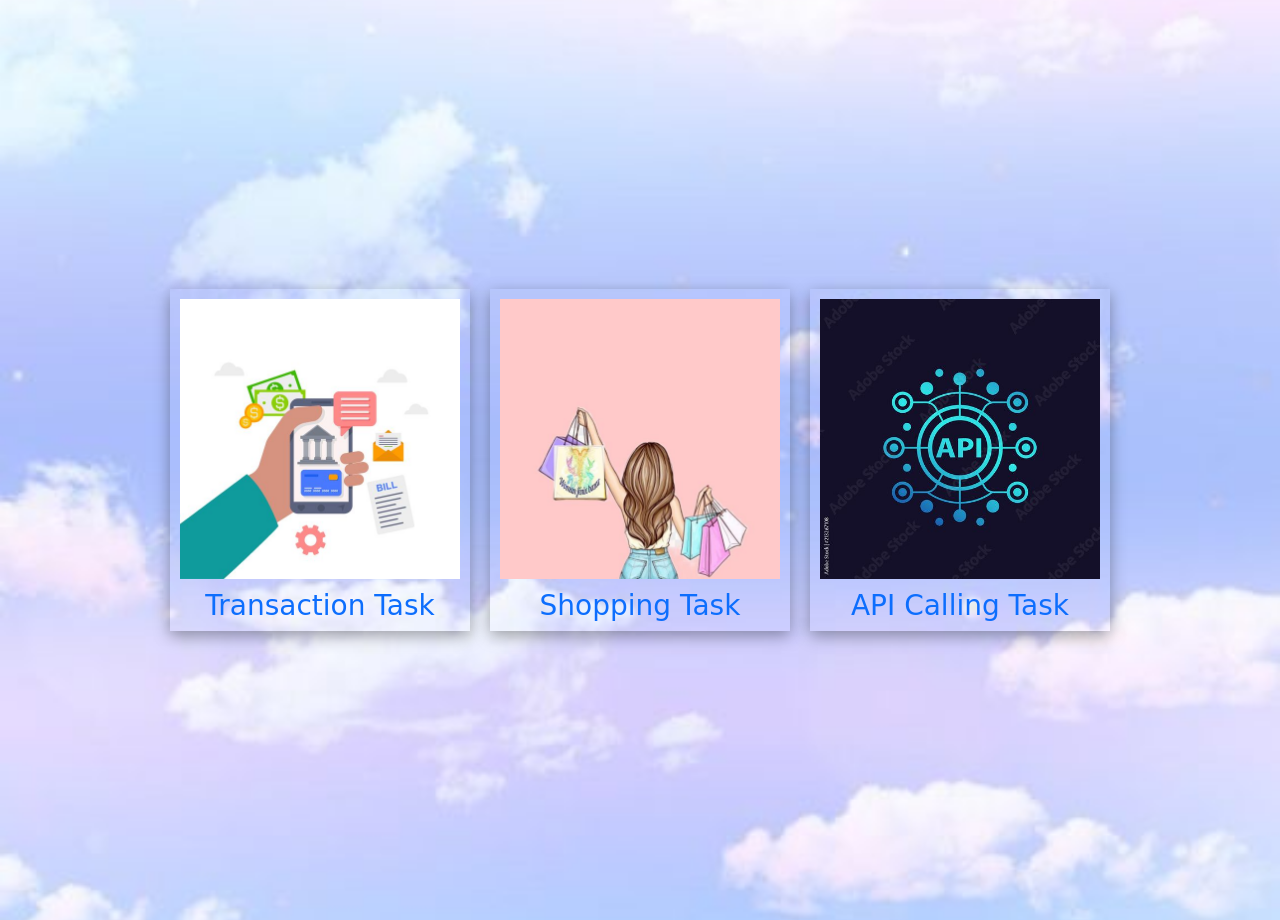
<file: index.html>
<!DOCTYPE html>
<html>   
<head>
    <link href="https://cdn.jsdelivr.net/npm/bootstrap@5.3.3/dist/css/bootstrap.min.css" rel="stylesheet" integrity="sha384-QWTKZyjpPEjISv5WaRU9OFeRpok6YctnYmDr5pNlyT2bRjXh0JMhjY6hW+ALEwIH" crossorigin="anonymous">
    <title>All pages</title>  
    <style>
          body{
            background-image:url(./apicalling/image4.jpg);
             background-repeat: no-repeat;
            background-size: cover;
            background-position: center;
            font-style:bold;
           
    
              
          }
         .main{
            text-align: center;
            padding: 10px;
            margin: 10px;
            padding-left: 10px;
            padding-right: 10px;
            border-radius: 5px solid black;
            border-color: black;
            display: flex;
            flex-wrap: wrap;
            align-items: center;
            justify-content: center;
            height: 100vh;

    
            
         
         }

      .submain{
                   margin: 10px;
                   box-shadow: rgba(0, 0, 0, 0.35) 0px 5px 15px;
      }  

      .submain img{
                     padding: 10px;
      }
      img:hover{
                  transform: scale(0.9);
                  transition: 2s;
      }

    .submain a{
        text-decoration: none;
      }
    </style> 
</head>
<body>
<div class="main">
    
        <div class="submain">
            <a href="./Transaction/login.html">
             <img src="./apicalling/image1.jpg" height="300px" width="300px">
            <h3>Transaction Task</h3></a>
               
        </div>

        <div  class="submain">
            <a href="./shopping/dashboard.html">
            <img src="./apicalling/image2.jpg" height="300px" width="300px">
            <h3>Shopping Task</h3></a>
            
        </div>

        <div  class="submain">
            <a href="./apicalling/apicalling.html">
            <img src="./apicalling/image3.jpg" height="300px" width="300px">
            <h3>API Calling Task</h3></a>
        </div>
    

    
   </div>
    
     

</script> 
</body>
</html>
</file>
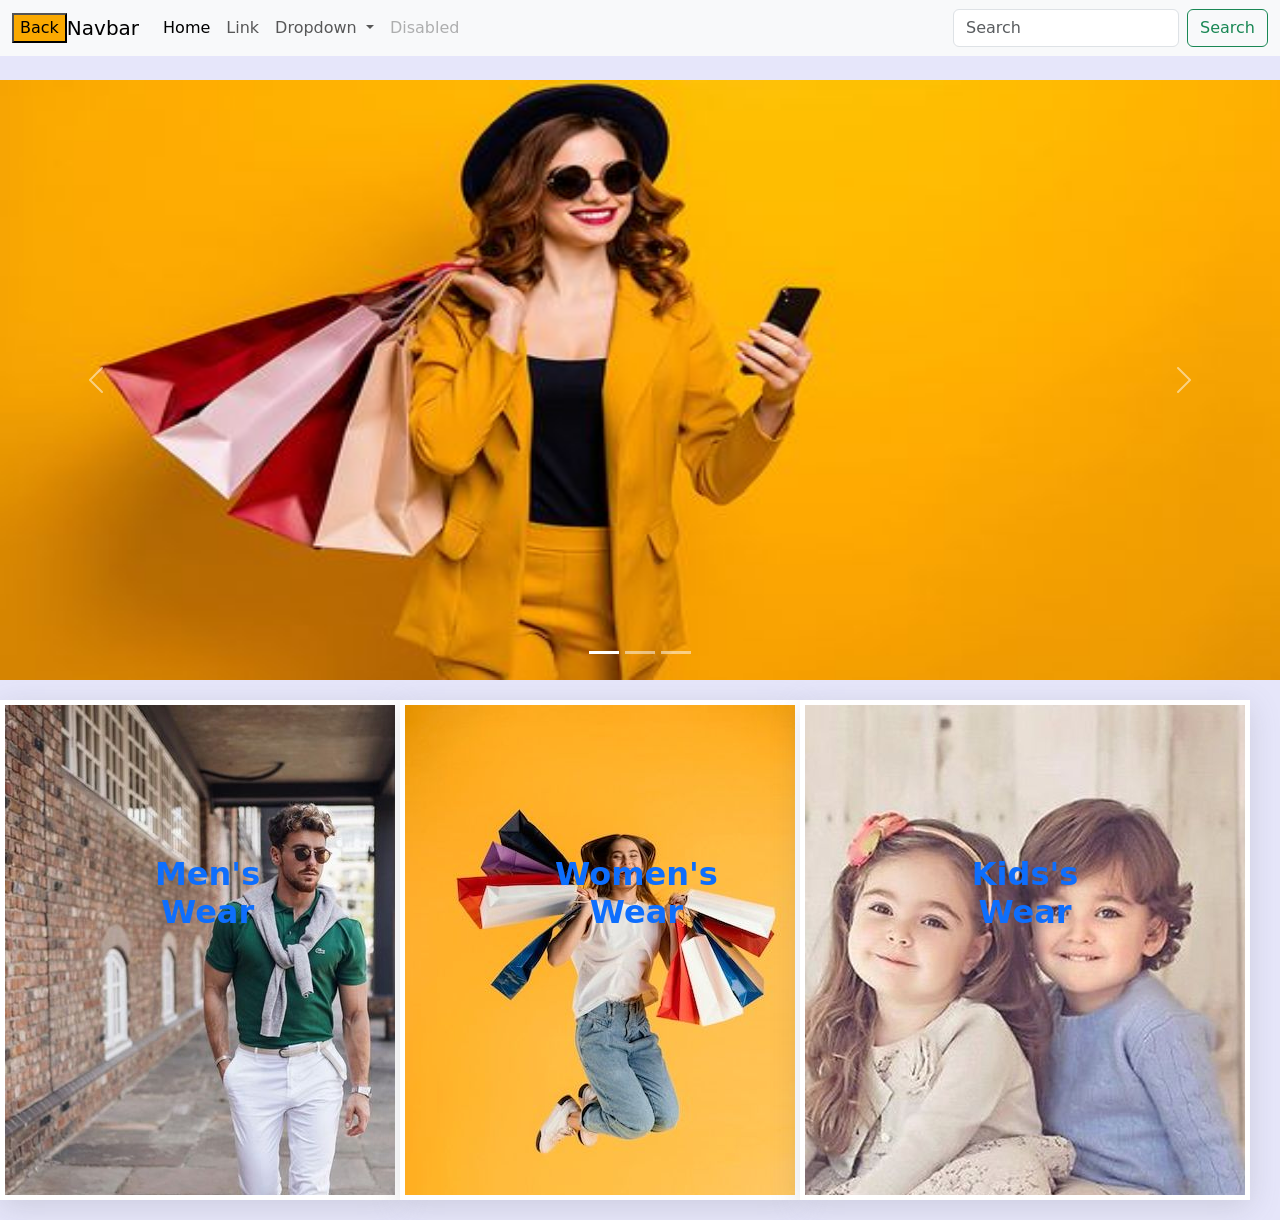
<file: shopping/dashboard.html>
<!DOCTYPE html>
<html>   
<head>
    <link rel="stylesheet" href="https://cdn.jsdelivr.net/npm/bootstrap@5.3.3/dist/css/bootstrap.min.css" rel="stylesheet" integrity="sha384-QWTKZyjpPEjISv5WaRU9OFeRpok6YctnYmDr5pNlyT2bRjXh0JMhjY6hW+ALEwIH" crossorigin="anonymous">
    <link rel="icon"href="https://cdn-icons-png.flaticon.com/512/3088/3088104.png"/>
    <script src="https://cdn.jsdelivr.net/npm/@popperjs/core@2.11.8/dist/umd/popper.min.js" integrity="sha384-I7E8VVD/ismYTF4hNIPjVp/Zjvgyol6VFvRkX/vR+Vc4jQkC+hVqc2pM8ODewa9r" crossorigin="anonymous"></script>
    <script src="https://cdn.jsdelivr.net/npm/bootstrap@5.3.3/dist/js/bootstrap.min.js" integrity="sha384-0pUGZvbkm6XF6gxjEnlmuGrJXVbNuzT9qBBavbLwCsOGabYfZo0T0to5eqruptLy" crossorigin="anonymous"></script>
    <link rel="stylesheet" href="https://cdnjs.cloudflare.com/ajax/libs/font-awesome/6.5.2/css/all.min.css" integrity="sha512-SnH5WK+bZxgPHs44uWIX+LLJAJ9/2PkPKZ5QiAj6Ta86w+fsb2TkcmfRyVX3pBnMFcV7oQPJkl9QevSCWr3W6A==" crossorigin="anonymous" referrerpolicy="no-referrer" />
    <title>Dash Board</title>
    <style>
       body{
        background-color: lavender;
       
       }
      .main1{
        background-image: url(images/image4.jpg);
        background-repeat: no-repeat;
        height: 500px;
        width:  400px;
        text-align: center;
        display: flex;
        padding: 150px;
        padding-bottom: 50px;
        margin-top: 20px;
        margin-bottom: 20px;  
        color:black; 
        border: 5px solid white;  
        font-size: 20px; 
        box-shadow: rgba(100, 100, 111, 0.2) 0px 7px 29px 0px;
        
      }
      .main1:hover{
        opacity: 0.5;
      }

      .main2{
        background-image: url(images/image5.jpg);
        background-repeat: no-repeat;
        height: 500px;
        width:  400px;
        text-align: center;
        display: flex;
        padding: 150px;
        padding-bottom: 50px;
        margin-top: 20px;
        margin-bottom: 20px;  
        color:black; 
        border: 5px solid white;  
        font-size: 20px; 
        box-shadow: rgba(100, 100, 111, 0.2) 0px 7px 29px 0px;
      }
      .main2:hover{
        opacity: 0.5;
      }

      .main3{
        background-image: url(images/image6.jpg);
        background-repeat: no-repeat;
        height: 500px;
        width:  450px;
        text-align: center;
        display: flex;
        padding: 150px;
        padding-bottom: 50px;
        margin-top: 20px;
        margin-bottom: 20px;  
        color:black; 
        border: 5px solid white;  
        font-size: 20px; 
        box-shadow: rgba(100, 100, 111, 0.2) 0px 7px 29px 0px;
        
      }
      .main3:hover{
        opacity: 0.5;
      }
      .main1 a{
        text-decoration: none;
      }
      .main2 a{
        text-decoration: none;
      }

      .main3 a{
        text-decoration: none;
      }
      



    </style>   
</head>
<body>
   <div class="row">
    <div class="col-sm-12 " ><nav class="navbar navbar-expand-lg bg-body-tertiary">
        <div class="container-fluid">
         <a href="../index.html" ><button style="background-color:#faa900;">Back</button> </a> <a class="navbar-brand" href="#">Navbar</a>
          <button class="navbar-toggler" type="button" data-bs-toggle="collapse" data-bs-target="#navbarSupportedContent" aria-controls="navbarSupportedContent" aria-expanded="false" aria-label="Toggle navigation">
            <span class="navbar-toggler-icon"></span>
          </button>
          <div class="collapse navbar-collapse" id="navbarSupportedContent">
            <ul class="navbar-nav me-auto mb-2 mb-lg-0">
              <li class="nav-item">
                <a class="nav-link active" aria-current="page" href="#">Home</a>
              </li>
              <li class="nav-item">
                <a class="nav-link" href="#">Link</a>
              </li>
              <li class="nav-item dropdown">
                <a class="nav-link dropdown-toggle" href="#" role="button" data-bs-toggle="dropdown" aria-expanded="false">
                  Dropdown
                </a>
                <ul class="dropdown-menu">
                  <li><a class="dropdown-item" href="#">Action</a></li>
                  <li><a class="dropdown-item" href="#">Another action</a></li>
                  <li><hr class="dropdown-divider"></li>
                  <li><a class="dropdown-item" href="#">Something else here</a></li>
                </ul>
              </li>
              <li class="nav-item">
                <a class="nav-link disabled" aria-disabled="true">Disabled</a>
              </li>
            </ul>
            <form class="d-flex" role="search">
              <input class="form-control me-2" type="search" placeholder="Search" aria-label="Search">
              <button class="btn btn-outline-success" type="submit">Search</button>
            </form>
          </div>
        </div>
      </nav>   
    </div>
   </div>
   <br>
     <div class="row">
        <div class="col-sm-12 " ><div id="carouselExampleIndicators" class="carousel slide">
            <div class="carousel-indicators">
              <button type="button" data-bs-target="#carouselExampleIndicators" data-bs-slide-to="0" class="active" aria-current="true" aria-label="Slide 1"></button>
              <button type="button" data-bs-target="#carouselExampleIndicators" data-bs-slide-to="1" aria-label="Slide 2"></button>
              <button type="button" data-bs-target="#carouselExampleIndicators" data-bs-slide-to="2" aria-label="Slide 3"></button>
            </div>
            <div class="carousel-inner">
              <div class="carousel-item active">
                <img src="images/image 1.jpg" height="600px" width="100%">
              </div>
              <div class="carousel-item">
                <img src="images/image 2.jpg" height="600px" width="100%" >
              </div>
              <div class="carousel-item">
                <img src="images/image 3.jpg" height="600px" width="100%" >
              </div>
            </div>
            <button class="carousel-control-prev" type="button" data-bs-target="#carouselExampleIndicators" data-bs-slide="prev">
              <span class="carousel-control-prev-icon" aria-hidden="true"></span>
              <span class="visually-hidden">Previous</span>
            </button>
            <button class="carousel-control-next" type="button" data-bs-target="#carouselExampleIndicators" data-bs-slide="next">
              <span class="carousel-control-next-icon" aria-hidden="true"></span>
              <span class="visually-hidden">Next</span>
            </button>
          </div>
        </div>  
     </div>
  
     <div class ="container-fluid">
        <div class="row" >
            <div class="col-sm-4  main1 " >
                <a href="menswear.html"><h2><b>Men's Wear</b></h2></a>

            </div>
            <br>
            <br>
            <div class="col-sm-4  main2 " >
            <a href="womenswear.html"><h2><b>Women's Wear</b></h2></a>
            </div>
            <br>
            <br>
            <div class="col-sm-4  main3" >
              <a href="kidswear.html"><h2><b>Kids's Wear</b></h2></a>
            </div>
        </div>
      </div>
    
</body>
</html>
</file>
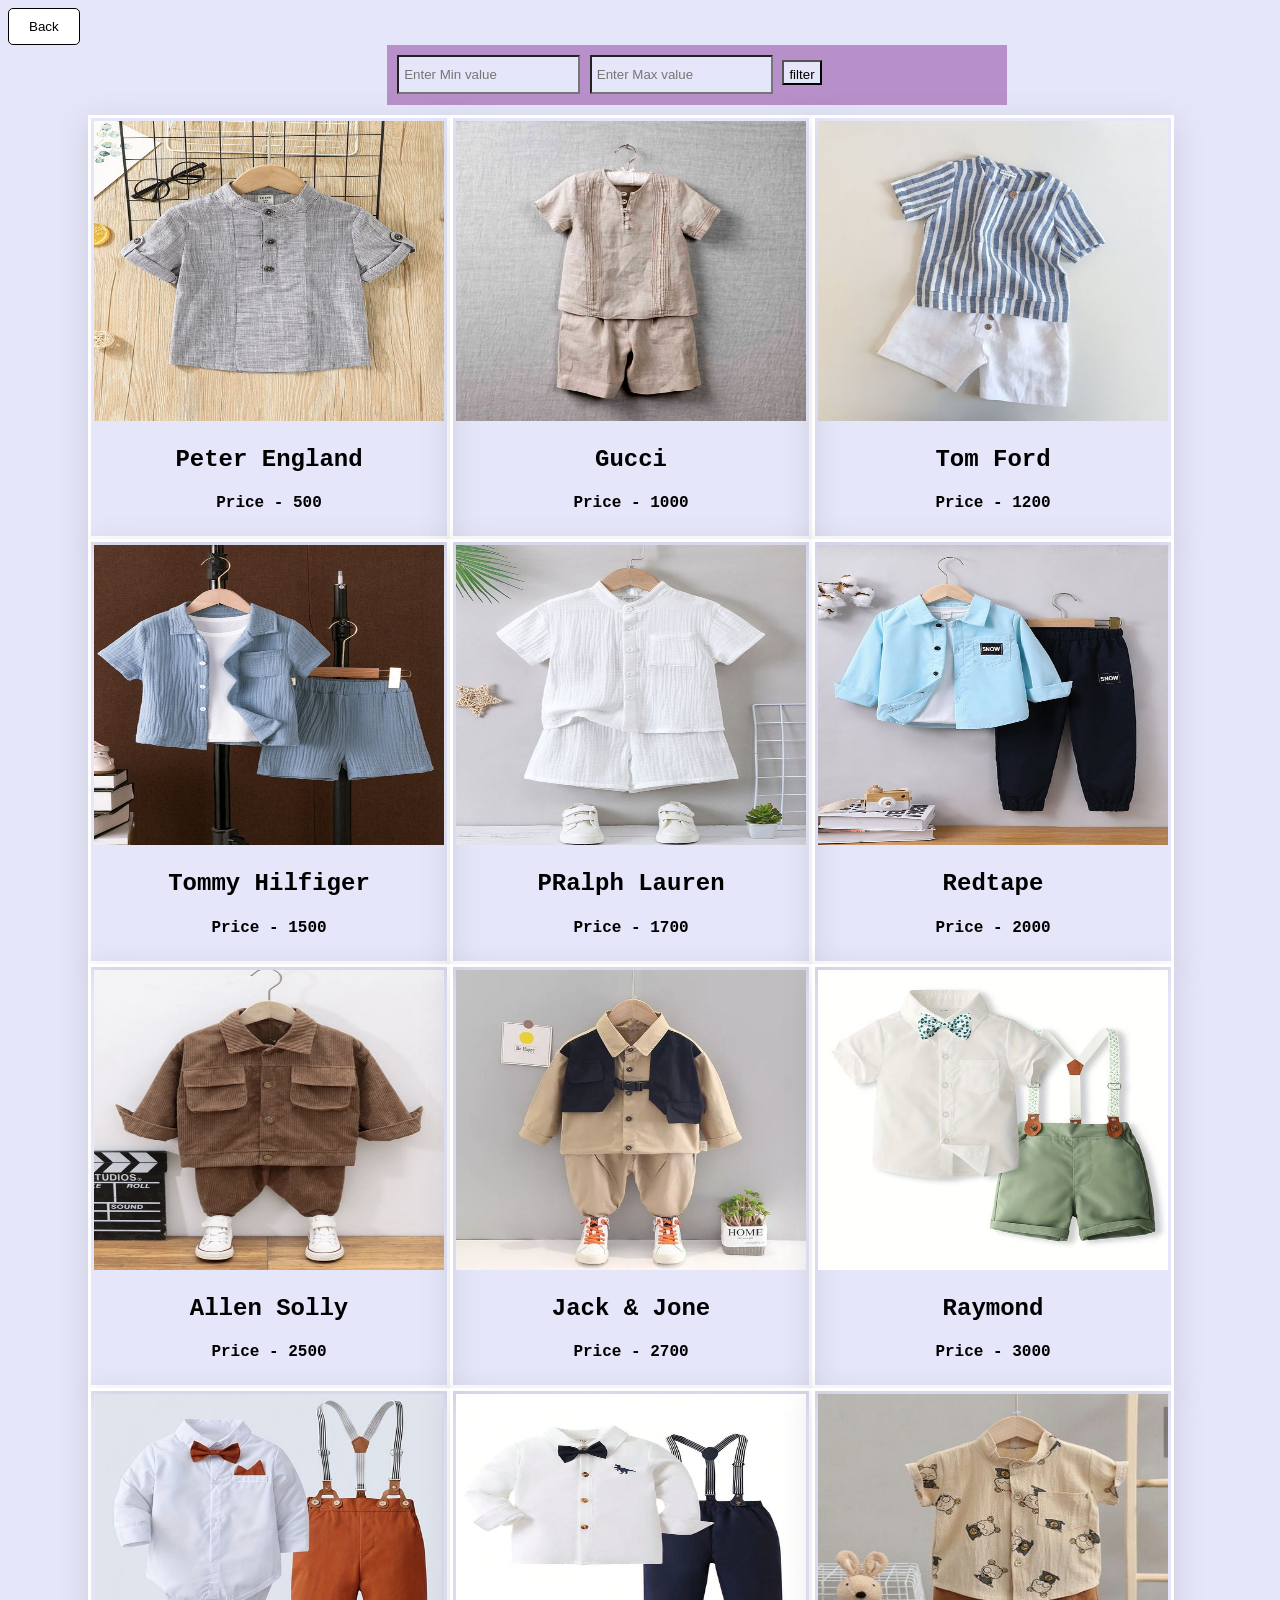
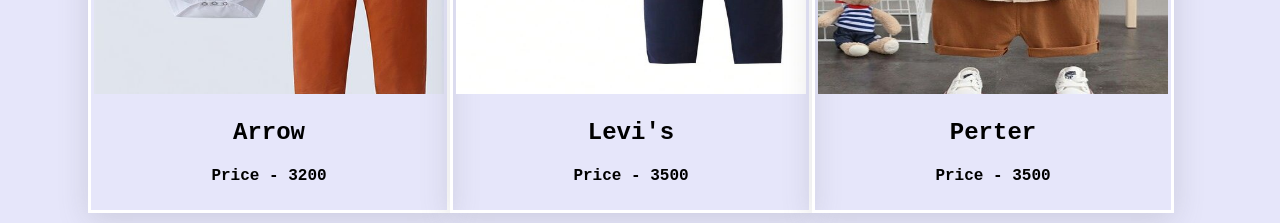
<file: shopping/kidsboys.html>
<!DOCTYPE html>
<html>   
<head>
    <title>Boy's Wear</title> 
    <style>
        body{
            background-color: lavender;
            font-family: 'Courier New', Courier, monospace;
        }
        .main{
            display:flex;
            flex-wrap: wrap;
            text-align: center;
            margin: 10px;
            margin-left: 80px;

        }
        .main div{
            border: 3px solid white;
            padding: 3px;
            box-shadow: rgba(100, 100, 111, 0.2) 0px 7px 29px 0px;
        }
        .main div:hover{
        opacity: 0.5;
      }
       
      button {
        padding: 10px 20px;
        background-color: #fff;
        border: 1px solid rgb(183, 143, 201);
        border-color: black;
        border-radius: 5px;
    }
       button:hover {
        background-color: rgb(183, 143, 201);
    }
    .sub{
         margin-left: 30%;
         height: 40px;
         background-color:  rgb(183, 143, 201);
         padding: 10px;
         width: 600px;
         
       }

       input{
        height:25px;
        padding: 5px;
        background-color: lavender;
       }
      
    </style>
</head>
<body>   
    <a href="kidswear.html"><button>Back</button></a>
   
    <div class="sub">
    <form action="">
        <input type="number"placeholder="Enter Min value" id="minVal">
        <input type="number"placeholder="Enter Max value"id="maxVal">
        <input type="button" value="filter" id="myfilter">
    </form>
    </div>
    <div class="main">

        <div>
            <img src="images/image79.jpg "width="350px" height="300px">
             <h2>Peter England</h2>
             <h4 class="box" data-value="500">Price - 500</h4>
            </div>     
        <div>
            <img src="images/image80.jpg"width="350px" height="300px">
            <h2>Gucci</h2>
            <h4 class="box" data-value="1000">Price - 1000</h4>     
        </div>
        <div>
            <img src="images/image81.jpg"width="350px" height="300px">
            <h2>Tom Ford</h2>
            <h4 class="box" data-value="1200">Price - 1200</h4>     
        </div>
        <div>
            <img src="images/image82.jpg"width="350px" height="300px">
            <h2>Tommy Hilfiger</h2>
            <h4 class="box" data-value="1500">Price - 1500</h4>     
        </div>
        <div>
            <img src="images/image83.jpg"width="350px" height="300px">
            <h2>PRalph Lauren</h2>
             <h4 class="box" data-value="1700">Price - 1700</h4>     
        </div>
        <div>
            <img src="images/image84.jpg"width="350px" height="300px">
             <h2>Redtape</h2>
             <h4 class="box" data-value="2000">Price - 2000</h4>     
        </div>
        
        <div>
            <img src="images/image85.jpg"width="350px" height="300px">
            <h2>Allen Solly</h2>
            <h4 class="box" data-value="2500">Price - 2500</h4>     
        </div>
        <div>
            <img src="images/image86.jpg"width="350px" height="300px">
            <h2>Jack & Jone<h2>
            <h4 class="box" data-value="2700">Price - 2700</h4>     
        </div>
        <div>
            <img src="images/image87.jpg"width="350px" height="300px">
            <h2>Raymond</h2>
            <h4 class="box" data-value="3000">Price - 3000</h4>     
        </div>
        <div>
            <img src="images/image88.jpg"width="350px" height="300px">
             <h2>Arrow<h2>
             <h4 class="box" data-value="3200">Price - 3200</h4>     
        </div>
        <div>
            <img src="images/image89.jpg"width="350px" height="300px">
             <h2>Levi's<h2>
             <h4 class="box" data-value="3500">Price - 3500</h4>     
        </div>
        <div>
            <img src="images/image108.jpg"width="350px" height="300px">
             <h2>Perter<h2>
             <h4 class="box" data-value="3500">Price - 3500</h4>     
        </div>
       
       

    </div>
    <script>
        const filterButton = document.getElementById('myfilter');
        const box = document.querySelectorAll('.main > div');
        
        filterButton.addEventListener('click', function() {
            const minVal = parseInt(document.getElementById('minVal').value);
            const maxVal = parseInt(document.getElementById('maxVal').value);
            
            box.forEach(function(card) {
                const dataValue = parseInt(card.querySelector('.box').getAttribute('data-value'));
                
                if ((isNaN(minVal) || dataValue >= minVal) && (isNaN(maxVal) || dataValue <= maxVal)) {
                    card.style.display = "block";
                } else {
                    card.style.display = "none";
                }
            });
        });
    </script>
</body>
</html>
</file>
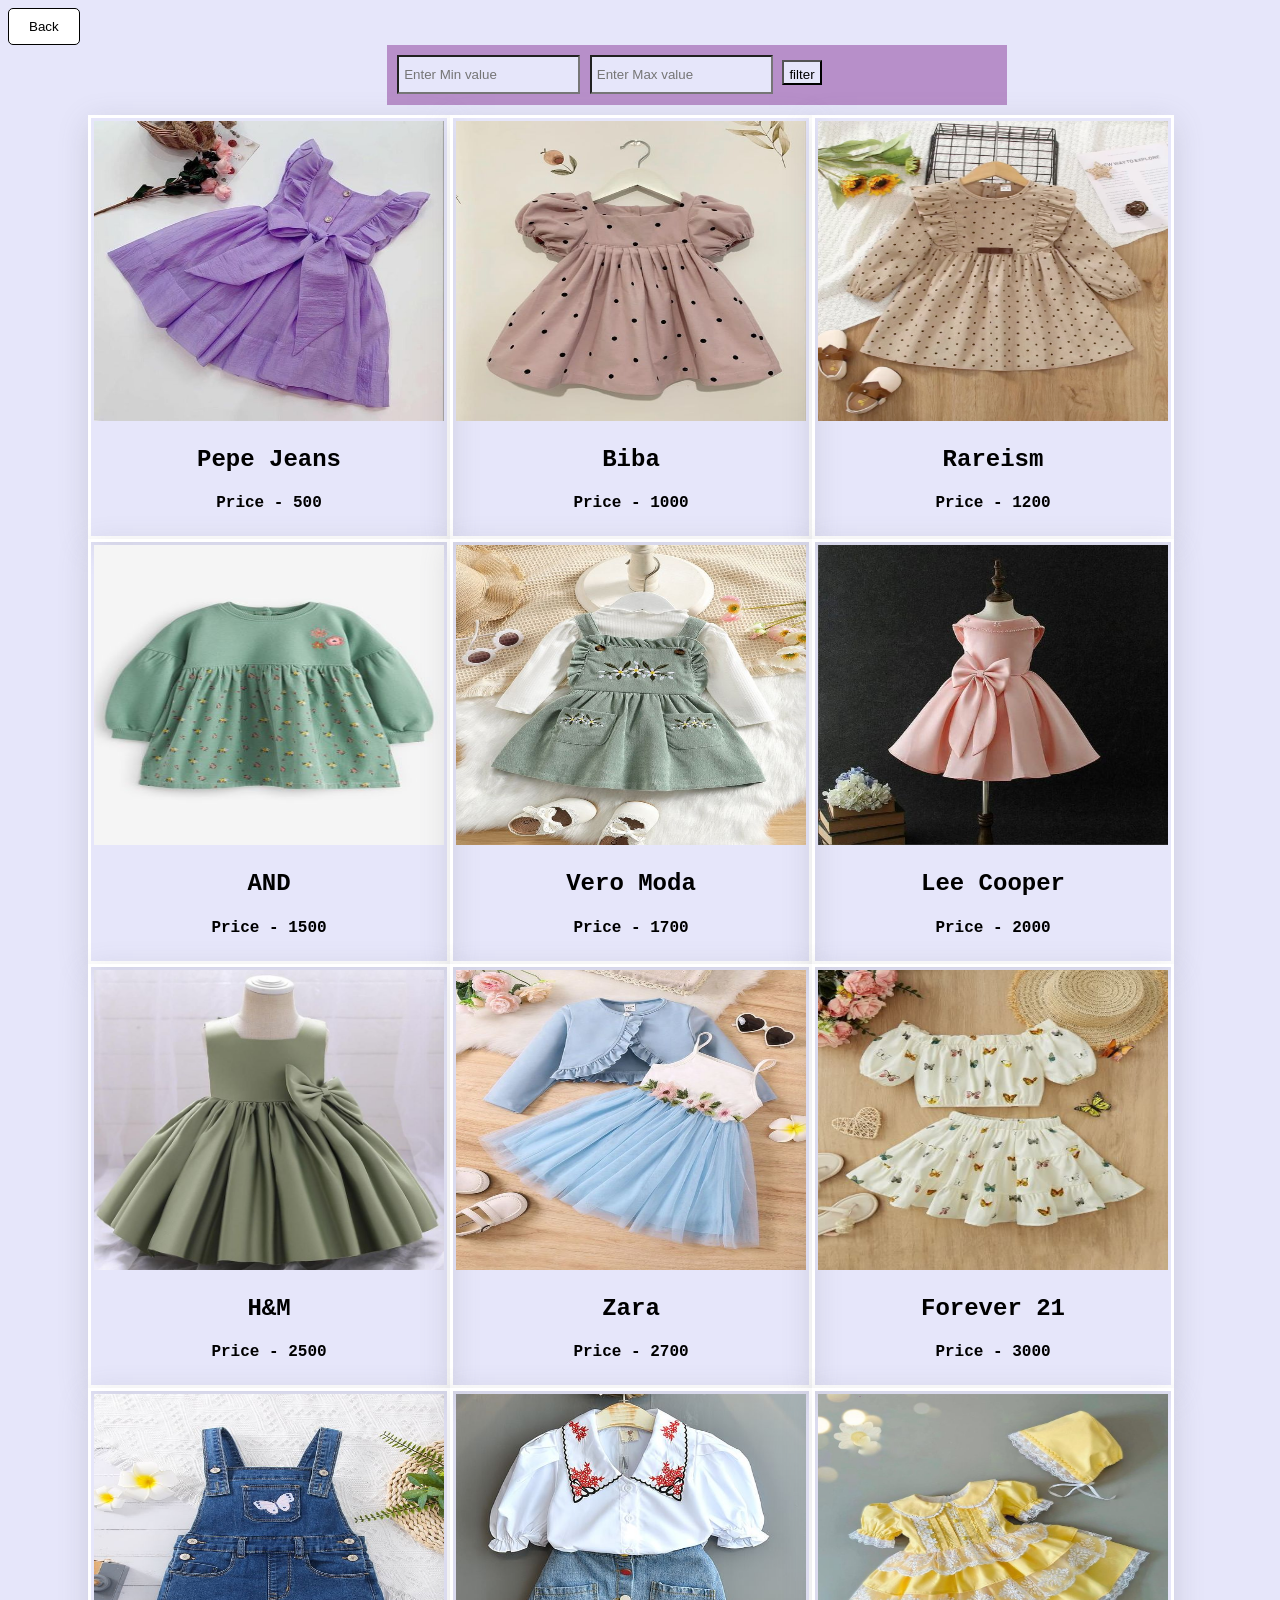
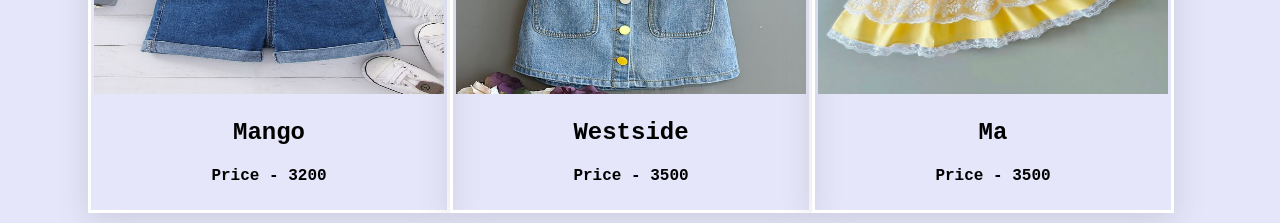
<file: shopping/kidsgirlswear.html>
<!DOCTYPE html>
<html>   
<head>
    <title>Girls Wear</title> 
    <style>
        body{
            background-color: lavender;
            font-family: 'Courier New', Courier, monospace;
        }
        .main{
            display:flex;
            flex-wrap: wrap;
            text-align: center;
            margin: 10px;
            margin-left: 80px;

        }
        .main div{
            border: 3px solid white;
            padding: 3px;
            box-shadow: rgba(100, 100, 111, 0.2) 0px 7px 29px 0px;
        }
        .main div:hover{
            opacity: 0.5;
      } 
         
        button {
           padding: 10px 20px;
           background-color: #fff;
           border: 1px solid rgb(183, 143, 201);
           border-color: black;
           border-radius: 5px;
    }
       button:hover {
        background-color: rgb(183, 143, 201);
    }
        .sub{
           margin-left: 30%;
           height: 40px;
           background-color:  rgb(183, 143, 201);
           padding: 10px;
           width: 600px;
         
       }

       input{
           height:25px;
           padding: 5px;
           background-color: lavender;
       }
      
    </style>
</head>
<body> 
    <a href="kidswear.html"><button>Back</button></a>

    <div class="sub ">
       <form action="">
        <input type="number"placeholder="Enter Min value" id="minVal">
        <input type="number"placeholder="Enter Max value"id="maxVal">
        <input type="button" value="filter" id="myfilter">
    </form>
     </div>    
    <div class="main">
        <div>
            <img src="images/image91.jpg "width="350px" height="300px">
             <h2>Pepe Jeans</h2>
             <h4 class="box" data-value="500">Price - 500</h4>
            </div>     
        <div>
            <img src="images/image92.jpg"width="350px" height="300px">
            <h2>Biba</h2>
            <h4 class="box" data-value="1000">Price - 1000</h4>     
        </div>
        <div>
            <img src="images/image93.jpg"width="350px" height="300px">
            <h2>Rareism</h2>
            <h4 class="box" data-value="1200">Price - 1200</h4>     
        </div>
        <div>
            <img src="images/image94.jpg"width="350px" height="300px">
            <h2>AND</h2>
            <h4 class="box" data-value="1500">Price - 1500</h4>     
        </div>
        <div>
            <img src="images/image95.jpg"width="350px" height="300px">
            <h2> Vero Moda</h2>
             <h4 class="box" data-value="1700">Price - 1700</h4>     
        </div>
        <div>
            <img src="images/image96.jpg"width="350px" height="300px">
             <h2>Lee Cooper</h2>
             <h4 class="box" data-value="2000">Price - 2000</h4>     
        </div>
        
        <div>
            <img src="images/image97.jpg"width="350px" height="300px">
            <h2>H&M</h2>
            <h4 class="box" data-value="2500">Price - 2500</h4>     
        </div>
        <div>
            <img src="images/image98.jpg"width="350px" height="300px">
            <h2>Zara<h2>
            <h4 class="box" data-value="2700">Price - 2700</h4>     
        </div>
        <div>
            <img src="images/image99.jpg"width="350px" height="300px">
            <h2>Forever 21</h2>
            <h4 class="box" data-value="3000">Price - 3000</h4>     
        </div>
        <div>
            <img src="images/image100.jpg"width="350px" height="300px">
             <h2>Mango<h2>
             <h4 class="box" data-value="3200">Price - 3200</h4>     
        </div>
        <div>
            <img src="images/image101.jpg"width="350px" height="300px">
             <h2>Westside<h2>
             <h4 class="box" data-value="3500">Price - 3500</h4>     
        </div>
        <div>
            <img src="images/image107.jpg"width="350px" height="300px">
             <h2>Ma<h2>
             <h4 class="box" data-value="3500">Price - 3500</h4>     
        </div>
       

    </div>
    <script>
        const filterButton = document.getElementById('myfilter');
        const box = document.querySelectorAll('.main > div');
        
        filterButton.addEventListener('click', function() {
            const minVal = parseInt(document.getElementById('minVal').value);
            const maxVal = parseInt(document.getElementById('maxVal').value);
            
            box.forEach(function(card) {
                const dataValue = parseInt(card.querySelector('.box').getAttribute('data-value'));
                
                if ((isNaN(minVal) || dataValue >= minVal) && (isNaN(maxVal) || dataValue <= maxVal)) {
                    card.style.display = "block";
                } else {
                    card.style.display = "none";
                }
            });
        });
    </script>
   
</body>
</html>
</file>
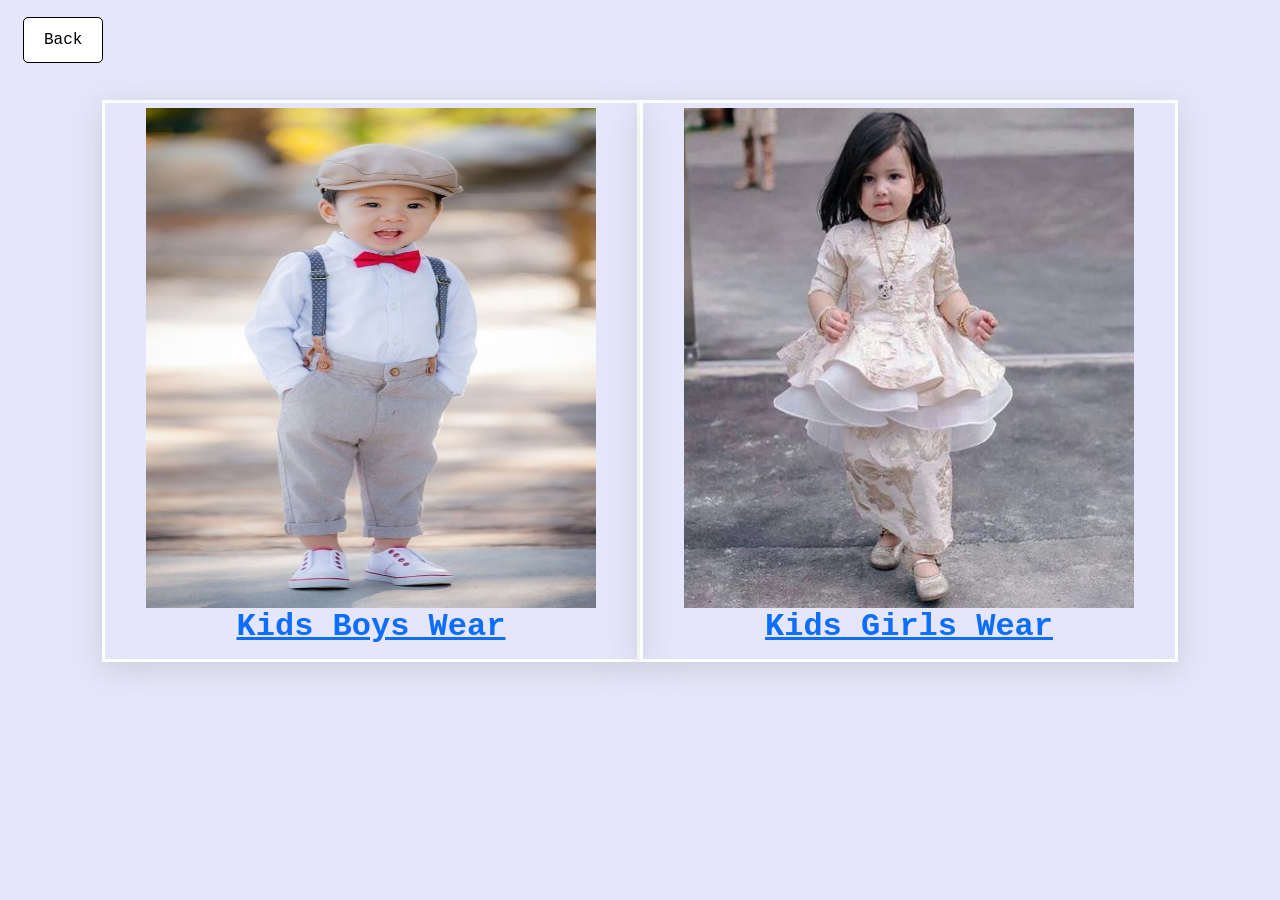
<file: shopping/kidswear.html>
<!DOCTYPE html>
<html>   
<head>
    <link href="https://cdn.jsdelivr.net/npm/bootstrap@5.3.3/dist/css/bootstrap.min.css" rel="stylesheet" integrity="sha384-QWTKZyjpPEjISv5WaRU9OFeRpok6YctnYmDr5pNlyT2bRjXh0JMhjY6hW+ALEwIH" crossorigin="anonymous">
    <title>Kids Wear</title> 
    <style>
        body{
            background-color: lavender;
            font-family: 'Courier New', Courier, monospace;
        }
     
       .main{
        display: flex;
        padding: 5px;
        margin: 5px;
        text-align: center;
        padding: 15px; 
      
       }
       .main div{
        border: 3px solid white;
        box-shadow: rgba(100, 100, 111, 0.2) 0px 7px 29px 0px;
        padding: 5px;
        
       }
    
      .main div:hover{
        opacity: 0.5;
      }
     
      button {
        padding: 10px 20px;
        background-color: #fff;
        border: 1px solid rgb(183, 143, 201);
        border-color: black;
        border-radius: 5px;
    }
      button:hover {
        background-color: rgb(183, 143, 201);
    }
    
    .btn{
        margin: 10px;
    }
      
    </style>  
</head>
<body> 
    <div class="btn">
   <a href="dashboard.html"><button>Back</button></a>
  </div> 

    <div class ="container">
        <div class="row main" >
            <div class="col-sm-6 "  >
                <img src="images/image105.jpg" height="500px" width="450px">
                <a href="kidsboys.html"><h2><b>Kids Boys Wear</b></h2></a>
            </div>
            <div class="col-sm-6  " >
                <img src="images/image106.jpg"  height="500px" width="450px">
                <a href="kidsgirlswear.html"><h2><b>Kids Girls Wear</b></h2></a>
            </div>
        </div>

    </div>
</body>
</html>
</file>
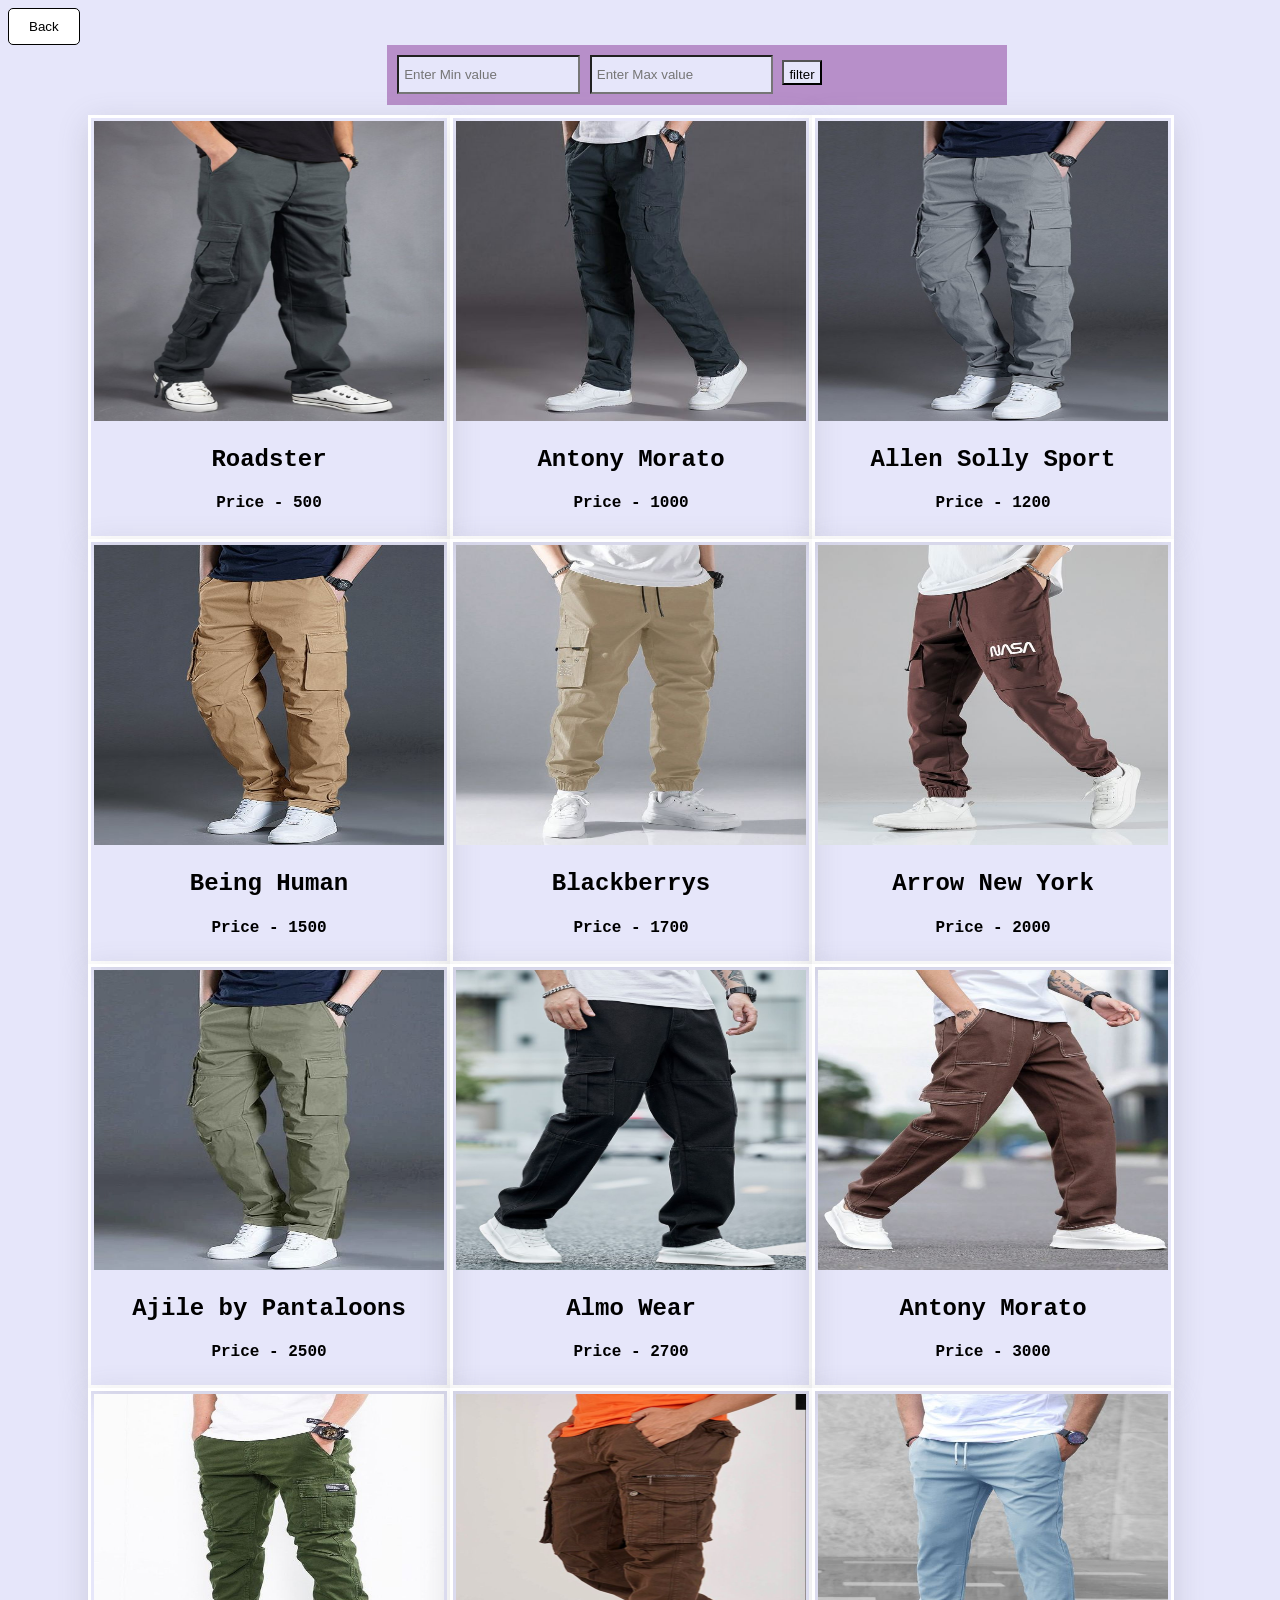
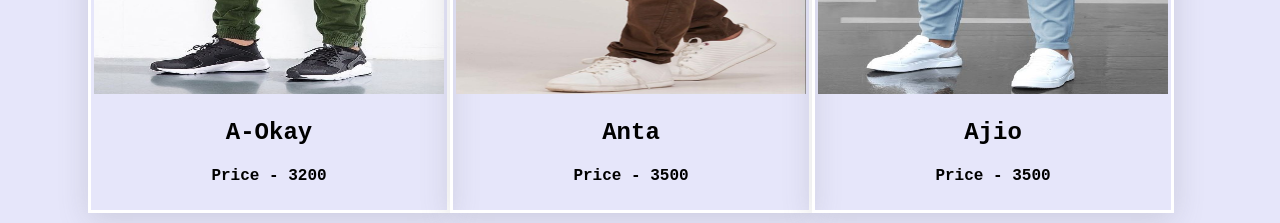
<file: shopping/menbottom.html>
<!DOCTYPE html>
<html>   
<head>
    <title>Mens Bottom</title> 
    <style>
        body{
            background-color: lavender;
            font-family: 'Courier New', Courier, monospace;
        }
        .main{
            display:flex;
            flex-wrap: wrap;
            text-align: center;
            margin: 10px;
            margin-left: 80px;

        }
        .main div{
            border: 3px solid white;
            padding: 3px;
            box-shadow: rgba(100, 100, 111, 0.2) 0px 7px 29px 0px;
        }
        .main div:hover{
           opacity: 0.5;
        }
      
        button {
        padding: 10px 20px;
        background-color: #fff;
        border: 1px solid rgb(183, 143, 201);
        border-color: black;
        border-radius: 5px;

       }
       
       button:hover {
        background-color: rgb(183, 143, 201);
    }

     .sub{
         margin-left: 30%;
         height: 40px;
         background-color:  rgb(183, 143, 201);
         padding: 10px;
         width: 600px;
         
       }
       input{
        height:25px;
        padding: 5px;
        background-color: lavender;
       }
     
   
    </style>
</head>
<body>

     <a href="menswear.html"><button>Back</button></a>

     <div class="sub">

    <form action="">
        <input type="number"placeholder="Enter Min value" id="minVal">
        <input type="number"placeholder="Enter Max value"id="maxVal">
        <input type="button" value="filter" id="myfilter">
    </form>
    </div>   
    <div class="main">
        <div>
            <img src="images/image23.jpg "width="350px" height="300px">
             <h2>Roadster</h2>
             <h4 class="box" data-value="500">Price - 500</h4>
            </div>     
        <div>
            <img src="images/image24.jpg"width="350px" height="300px">
            <h2>Antony Morato</h2>
            <h4 class="box" data-value="1000">Price - 1000</h4>     
        </div>
        <div>
            <img src="images/image25.jpg"width="350px" height="300px">
            <h2>Allen Solly Sport</h2>
            <h4 class="box" data-value="1200">Price - 1200</h4>     
        </div>
        <div>
            <img src="images/image26.jpg"width="350px" height="300px">
            <h2>Being Human</h2>
            <h4 class="box" data-value="1500">Price - 1500</h4>     
        </div>
        <div>
            <img src="images/image27.jpg"width="350px" height="300px">
            <h2>Blackberrys</h2>
             <h4 class="box" data-value="1700">Price - 1700</h4>     
        </div>
        <div>
            <img src="images/image28.jpg"width="350px" height="300px">
             <h2>Arrow New York</h2>
             <h4 class="box" data-value="2000">Price - 2000</h4>     
        </div>
        
        <div>
            <img src="images/image29.jpg"width="350px" height="300px">
            <h2>Ajile by Pantaloons</h2>
            <h4 class="box" data-value="2500">Price - 2500</h4>     
        </div>
        <div>
            <img src="images/image30.jpg"width="350px" height="300px">
            <h2>Almo Wear<h2>
            <h4 class="box" data-value="2700">Price - 2700</h4>     
        </div>
        <div>
            <img src="images/image31.jpg"width="350px" height="300px">
            <h2>Antony Morato</h2>
            <h4 class="box" data-value="3000">Price - 3000</h4>     
        </div>
        <div>
            <img src="images/image32.jpg"width="350px" height="300px">
             <h2>A-Okay<h2>
             <h4 class="box" data-value="3200">Price - 3200</h4>     
        </div>
        <div>
            <img src="images/image33.jpg"width="350px" height="300px">
             <h2>Anta<h2>
             <h4 class="box" data-value="3500">Price - 3500</h4>     
        </div>
        <div>
            <img src="images/image113.jpg"width="350px" height="300px">
             <h2>Ajio<h2>
             <h4 class="box" data-value="3500">Price - 3500</h4>     
             </div>
            
       

    </div>
    <script>
        const filterButton = document.getElementById('myfilter');
        const box = document.querySelectorAll('.main > div');
        
        filterButton.addEventListener('click', function() {
            const minVal = parseInt(document.getElementById('minVal').value);
            const maxVal = parseInt(document.getElementById('maxVal').value);
            
            box.forEach(function(card) {
                const dataValue = parseInt(card.querySelector('.box').getAttribute('data-value'));
                
                if ((isNaN(minVal) || dataValue >= minVal) && (isNaN(maxVal) || dataValue <= maxVal)) {
                    card.style.display = "block";
                } else {
                    card.style.display = "none";
                }
            });
        });
    </script>
   
</body>
</html>
</file>
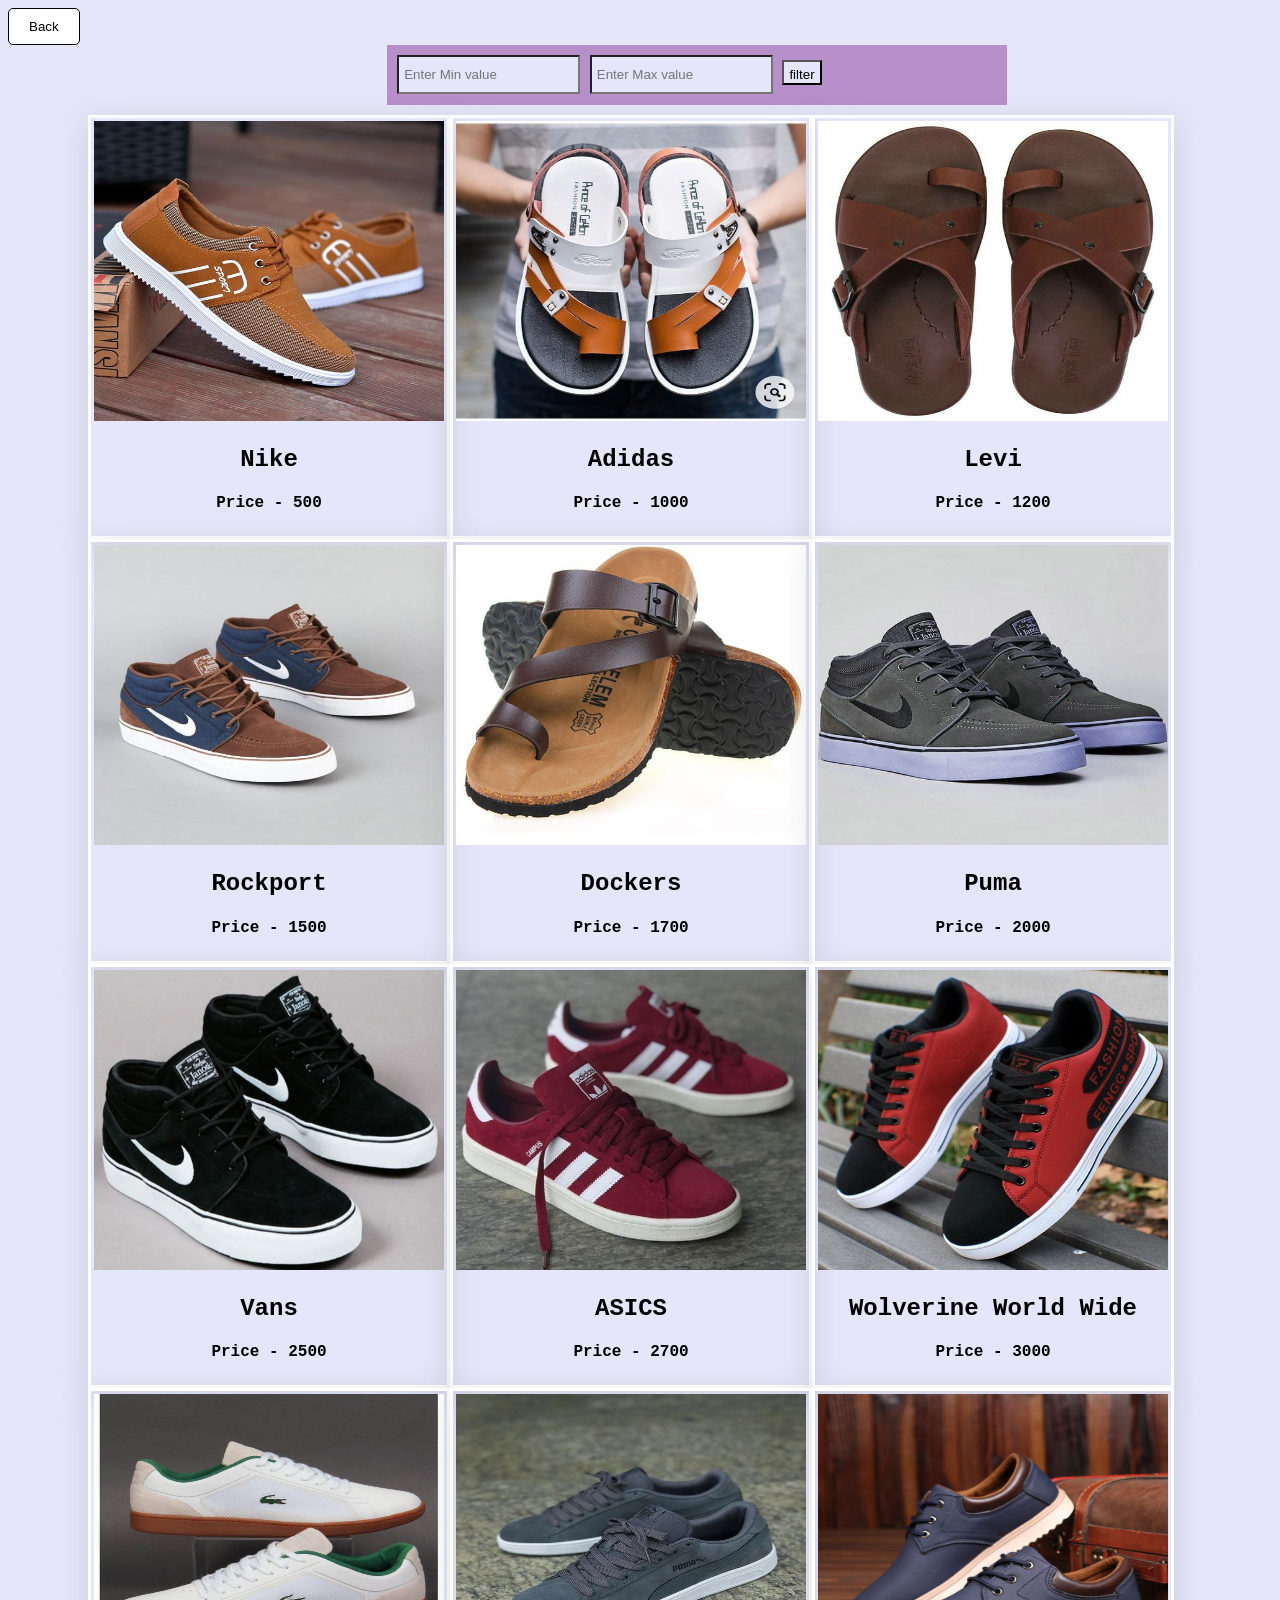
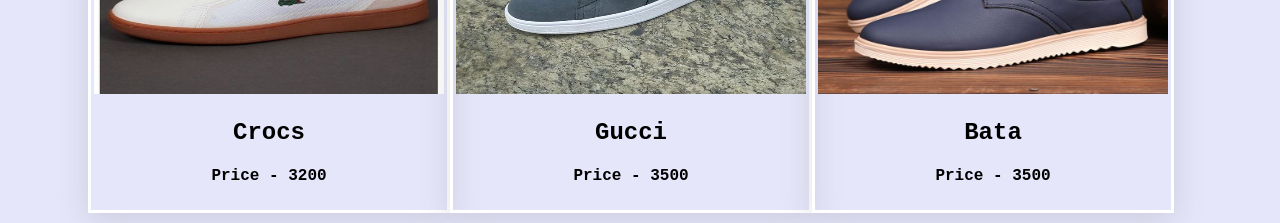
<file: shopping/mensfoot.html>
<!DOCTYPE html>
<html>   
<head>
    <title>Mens Foot</title> 
    <style>
         body{
            background-color: lavender;
            font-family: 'Courier New', Courier, monospace;
        }
        .main{
            display:flex;
            flex-wrap: wrap;
            text-align: center;
            margin: 10px;
            margin-left: 80px;

        }
        .main div{
            border: 3px solid white;
            padding: 3px;
            box-shadow: rgba(100, 100, 111, 0.2) 0px 7px 29px 0px;
        }
        .main div:hover{
        opacity: 0.5;
      }
      button {
        padding: 10px 20px;
        background-color: #fff;
        border: 1px solid rgb(183, 143, 201);
        border-color: black;
        border-radius: 5px;
    }
    button:hover {
        background-color: rgb(183, 143, 201);
    }

    .sub{
         margin-left: 30%;
         height: 40px;
         background-color:  rgb(183, 143, 201);
         padding: 10px;
         width: 600px;
         
       }
       input{
        height:25px;
        padding: 5px;
        background-color: lavender;
       }
     
    
      
    </style>
</head>
<body>
    <a href="menswear.html"><button>Back</button></a>

    <div class="sub">
    <form action="">
        <input type="number"placeholder="Enter Min value" id="minVal">
        <input type="number"placeholder="Enter Max value"id="maxVal">
        <input type="button" value="filter" id="myfilter">
    </form>
    </div>
    <div class="main">
        <div>
            <img src="images/image34.jpg "width="350px" height="300px">
             <h2>Nike</h2>
             <h4 class="box" data-value="500">Price - 500</h4>
            </div>     
        <div>
            <img src="images/image35.jpg"width="350px" height="300px">
            <h2>Adidas</h2>
            <h4 class="box" data-value="1000">Price - 1000</h4>     
        </div>
        <div>
            <img src="images/image36.jpg"width="350px" height="300px">
            <h2>Levi</h2>
            <h4 class="box" data-value="1200">Price - 1200</h4>     
        </div>
        <div>
            <img src="images/image37.jpg"width="350px" height="300px">
            <h2>Rockport</h2>
            <h4 class="box" data-value="1500">Price - 1500</h4>     
        </div>
        <div>
            <img src="images/image38.jpg"width="350px" height="300px">
            <h2>Dockers</h2>
             <h4 class="box" data-value="1700">Price - 1700</h4>     
        </div>
        <div>
            <img src="images/image39.jpg"width="350px" height="300px">
             <h2>Puma </h2>
             <h4 class="box" data-value="2000">Price - 2000</h4>     
        </div>
        
        <div>
            <img src="images/image40.jpg"width="350px" height="300px">
            <h2>Vans</h2>
            <h4 class="box" data-value="2500">Price - 2500</h4>     
        </div>
        <div>
            <img src="images/image41.jpg"width="350px" height="300px">
            <h2>ASICS<h2>
            <h4 class="box" data-value="2700">Price - 2700</h4>     
        </div>
        <div>
            <img src="images/image42.jpg"width="350px" height="300px">
            <h2>Wolverine World Wide</h2>
            <h4 class="box" data-value="3000">Price - 3000</h4>     
        </div>
        <div>
            <img src="images/image43.jpg"width="350px" height="300px">
             <h2>Crocs<h2>
             <h4 class="box" data-value="3200">Price - 3200</h4>     
        </div>
        <div>
            <img src="images/image44.jpg"width="350px" height="300px">
             <h2>Gucci<h2>
             <h4 class="box" data-value="3500">Price - 3500</h4>     
        </div>
        <div>
            <img src="images/image114.jpg"width="350px" height="300px">
             <h2>Bata<h2>
             <h4 class="box" data-value="3500">Price - 3500</h4>     
        </div>
       
       

    </div>
    <script>
        const filterButton = document.getElementById('myfilter');
        const box = document.querySelectorAll('.main > div');
        
        filterButton.addEventListener('click', function() {
            const minVal = parseInt(document.getElementById('minVal').value);
            const maxVal = parseInt(document.getElementById('maxVal').value);
            
            box.forEach(function(card) {
                const dataValue = parseInt(card.querySelector('.box').getAttribute('data-value'));
                
                if ((isNaN(minVal) || dataValue >= minVal) && (isNaN(maxVal) || dataValue <= maxVal)) {
                    card.style.display = "block";
                } else {
                    card.style.display = "none";
                }
            });
        });
    </script>
   
</body>
</html>
</file>
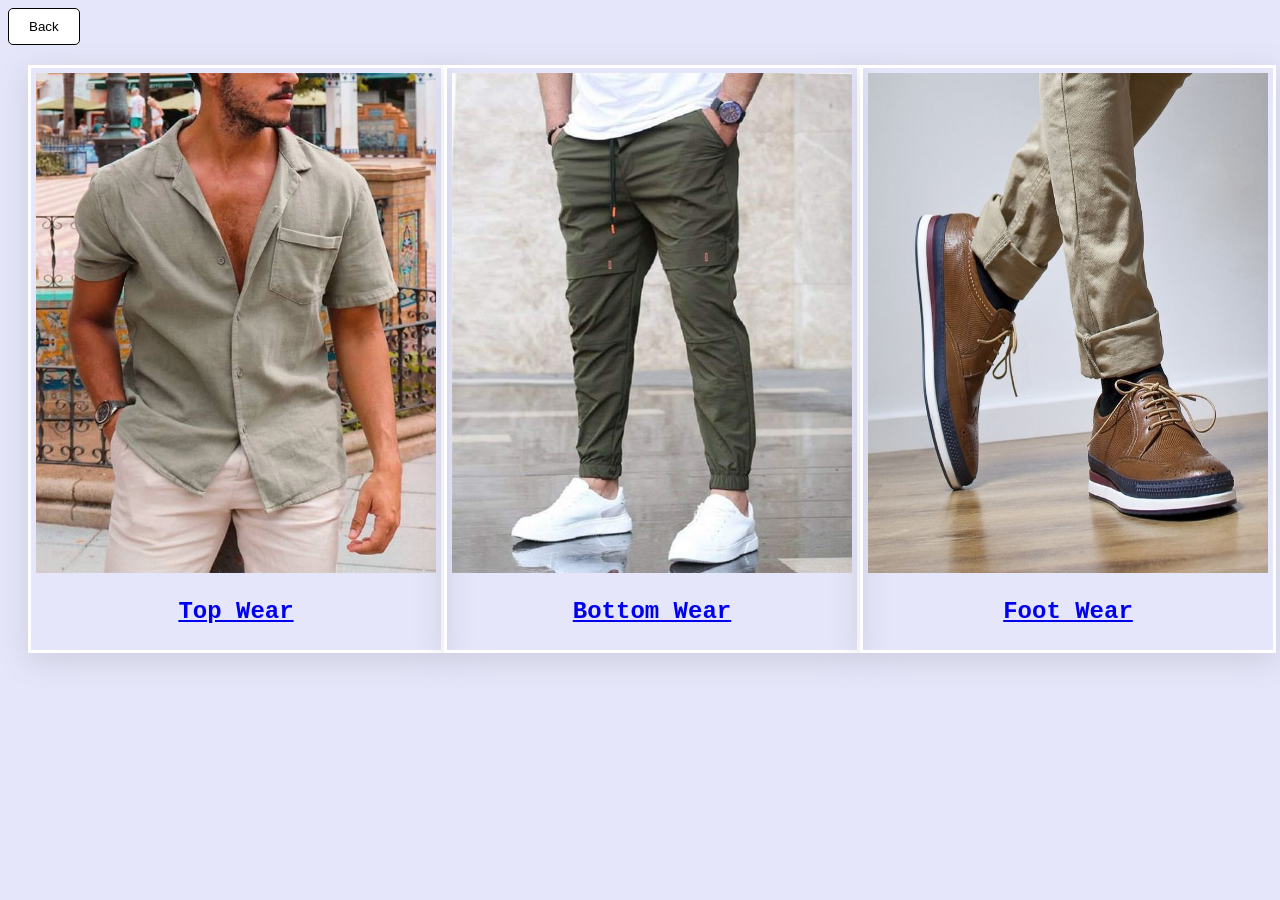
<file: shopping/menswear.html>
<!DOCTYPE html>
<html>   
<head>
    <title>Mens Wear</title> 
    <style>
        body{
            background-color: lavender;
            font-family: 'Courier New', Courier, monospace;
        }
     
       .main{
        display: flex;
        padding: 5px;
        margin: 10px;
        text-align: center;
        padding: 10px; 
      
      
       }
       .main div{
        border: 3px solid white;
        box-shadow: rgba(100, 100, 111, 0.2) 0px 7px 29px 0px;
        padding: 5px;
        
       }
    
      .main div:hover{
        opacity: 0.5;
      }
      button {
        padding: 10px 20px;
        background-color: #fff;
        border: 1px solid rgb(183, 143, 201);
        border-color: black;
        border-radius: 5px;
    }
    button:hover {
        background-color: rgb(183, 143, 201);
    }
    
      
    </style>  
</head>
<body>
        <a href="dashboard.html"><button>Back</button></a>

    <div class ="container">
        <div class="row main" >
            <div class="col-sm-4 "  >
                <img src="images/image7.jpg" height="500px" width="400px">
                <a href="mentop.html"><h2><b>Top Wear</b></h2></a>
            </div>
            <div class="col-sm-4  " >
                <img src="images/image8.jpg"  height="500px" width="400px">
                <a href="menbottom.html"><h2><b>Bottom Wear</b></h2></a>
            </div>
            <div class="col-sm-4 " >
                <img src="images/image9.jpg"  height="500px" width="400px">
                <a href="mensfoot.html"><h2><b>Foot Wear</b></h2></a>
            </div>

        </div>

    </div>
</body>
</html>
</file>
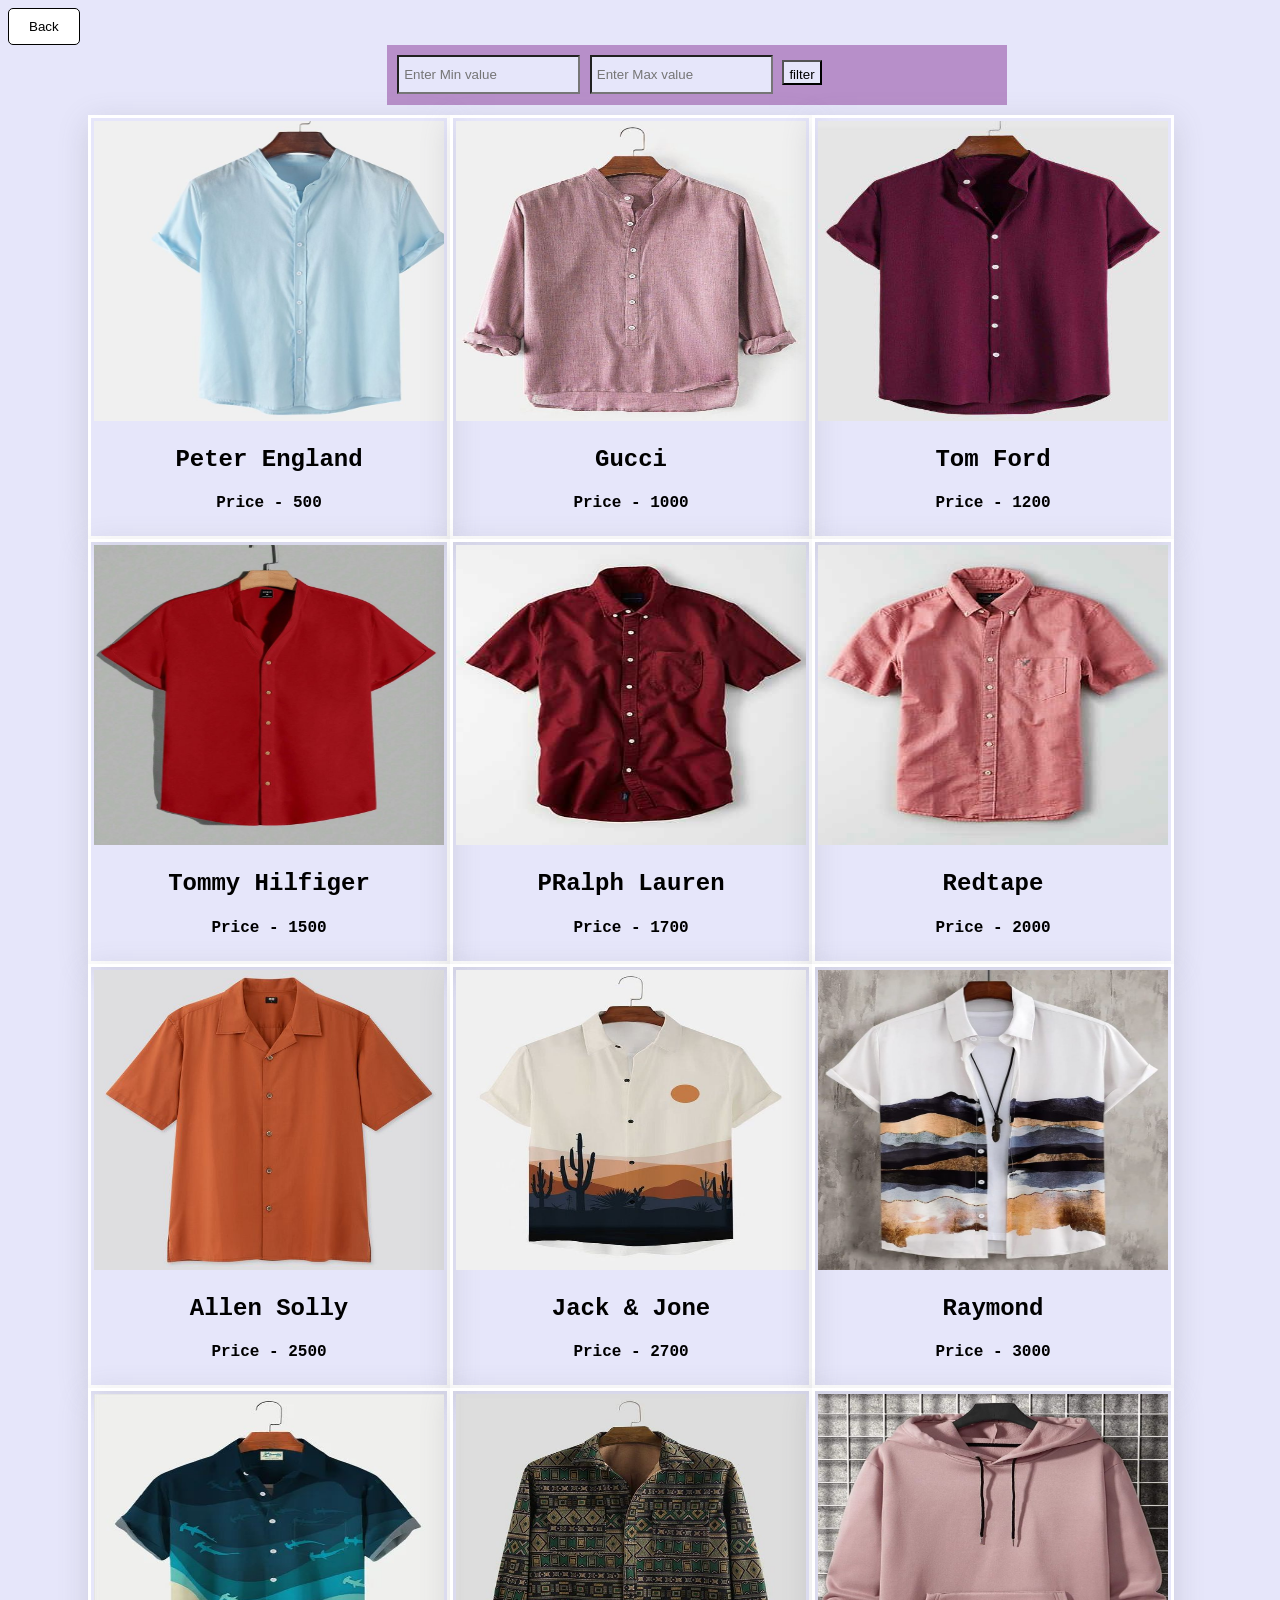
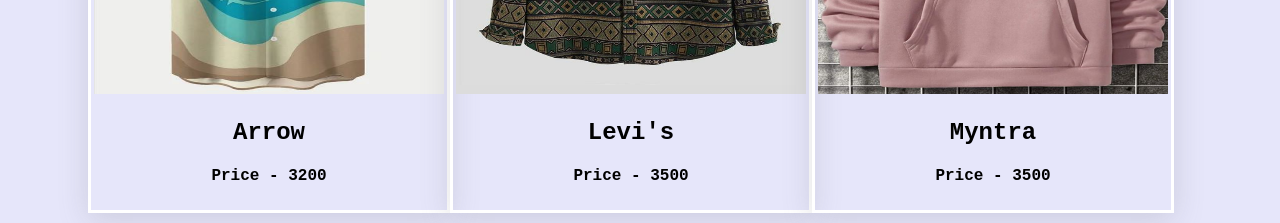
<file: shopping/mentop.html>
<!DOCTYPE html>
<html>   
<head>
    <title>Mens Top</title> 
    <style>
        body{
            background-color: lavender;
            font-family: 'Courier New', Courier, monospace;
        }
        .main{
            display:flex;
            flex-wrap: wrap;
            text-align: center;
            margin: 10px;
            margin-left: 80px;

        }
        .main div{
            border: 3px solid white;
            padding: 3px;
            box-shadow: rgba(100, 100, 111, 0.2) 0px 7px 29px 0px;
        }
        .main div:hover{
           opacity: 0.5;
       }
        
       button {
           padding: 10px 20px;
           background-color: #fff;
           border: 1px solid rgb(183, 143, 201);
           border-color: black;
           border-radius: 5px;
       }
        button:hover {
           background-color: rgb(183, 143, 201);
       }
       .sub{
         margin-left: 30%;
         height: 40px;
         background-color:  rgb(183, 143, 201);
         padding: 10px;
         width: 600px;
         
       }
       
        input{
        height:25px;
        padding: 5px;
        background-color: lavender;
       }
     
    </style>
</head>
<body>
    <a href="menswear.html"><button>Back</button></a>

    <div class="sub">

     <form action="">
        <input type="number"placeholder="Enter Min value" id="minVal">
        <input type="number"placeholder="Enter Max value"id="maxVal">
        <input type="button" value="filter" id="myfilter">
    </div>
    </form>

    <div class="main">
        <div>
            <img src="images/image11.jpg "width="350px" height="300px">
             <h2>Peter England</h2>
             <h4 class="box" data-value="500">Price - 500</h4>
            </div>     
        <div>
            <img src="images/image12.jpg"width="350px" height="300px">
            <h2>Gucci</h2>
            <h4 class="box" data-value="1000">Price - 1000</h4>     
        </div>
        <div>
            <img src="images/image13.jpg"width="350px" height="300px">
            <h2>Tom Ford</h2>
            <h4 class="box" data-value="1200">Price - 1200</h4>     
        </div>
        <div>
            <img src="images/image14.jpg"width="350px" height="300px">
            <h2>Tommy Hilfiger</h2>
            <h4 class="box" data-value="1500">Price - 1500</h4>     
        </div>
        <div>
            <img src="images/image15.jpg"width="350px" height="300px">
            <h2>PRalph Lauren</h2>
             <h4 class="box" data-value="1700">Price - 1700</h4>     
        </div>
        <div>
            <img src="images/image16.jpg"width="350px" height="300px">
             <h2>Redtape</h2>
             <h4 class="box" data-value="2000">Price - 2000</h4>     
        </div>
        
        <div>
            <img src="images/image18.jpg"width="350px" height="300px">
            <h2>Allen Solly</h2>
            <h4 class="box" data-value="2500">Price - 2500</h4>     
        </div>
        <div>
            <img src="images/image19.jpg"width="350px" height="300px">
            <h2>Jack & Jone<h2>
            <h4 class="box" data-value="2700">Price - 2700</h4>     
        </div>
        <div>
            <img src="images/image20.jpg"width="350px" height="300px">
            <h2>Raymond</h2>
            <h4 class="box" data-value="3000">Price - 3000</h4>     
        </div>
        <div>
            <img src="images/image21.jpg"width="350px" height="300px">
             <h2>Arrow<h2>
             <h4 class="box" data-value="3200">Price - 3200</h4>     
        </div>
        <div>
            <img src="images/image22.jpg"width="350px" height="300px">
             <h2>Levi's<h2>
             <h4 class="box" data-value="3500">Price - 3500</h4>     
        </div>
        <div>
            <img src="images/image112.jpg"width="350px" height="300px">
             <h2>Myntra<h2>
             <h4 class="box" data-value="3500">Price - 3500</h4>     
        </div>
       

    </div>
    <script>
        const filterButton = document.getElementById('myfilter');
        const box = document.querySelectorAll('.main > div');
        
        filterButton.addEventListener('click', function() {
            const minVal = parseInt(document.getElementById('minVal').value);
            const maxVal = parseInt(document.getElementById('maxVal').value);
            
            box.forEach(function(card) {
                const dataValue = parseInt(card.querySelector('.box').getAttribute('data-value'));
                
                if ((isNaN(minVal) || dataValue >= minVal) && (isNaN(maxVal) || dataValue <= maxVal)) {
                    card.style.display = "block";
                } else {
                    card.style.display = "none";
                }
            });
        });
    </script>
</body>
</html>
</file>
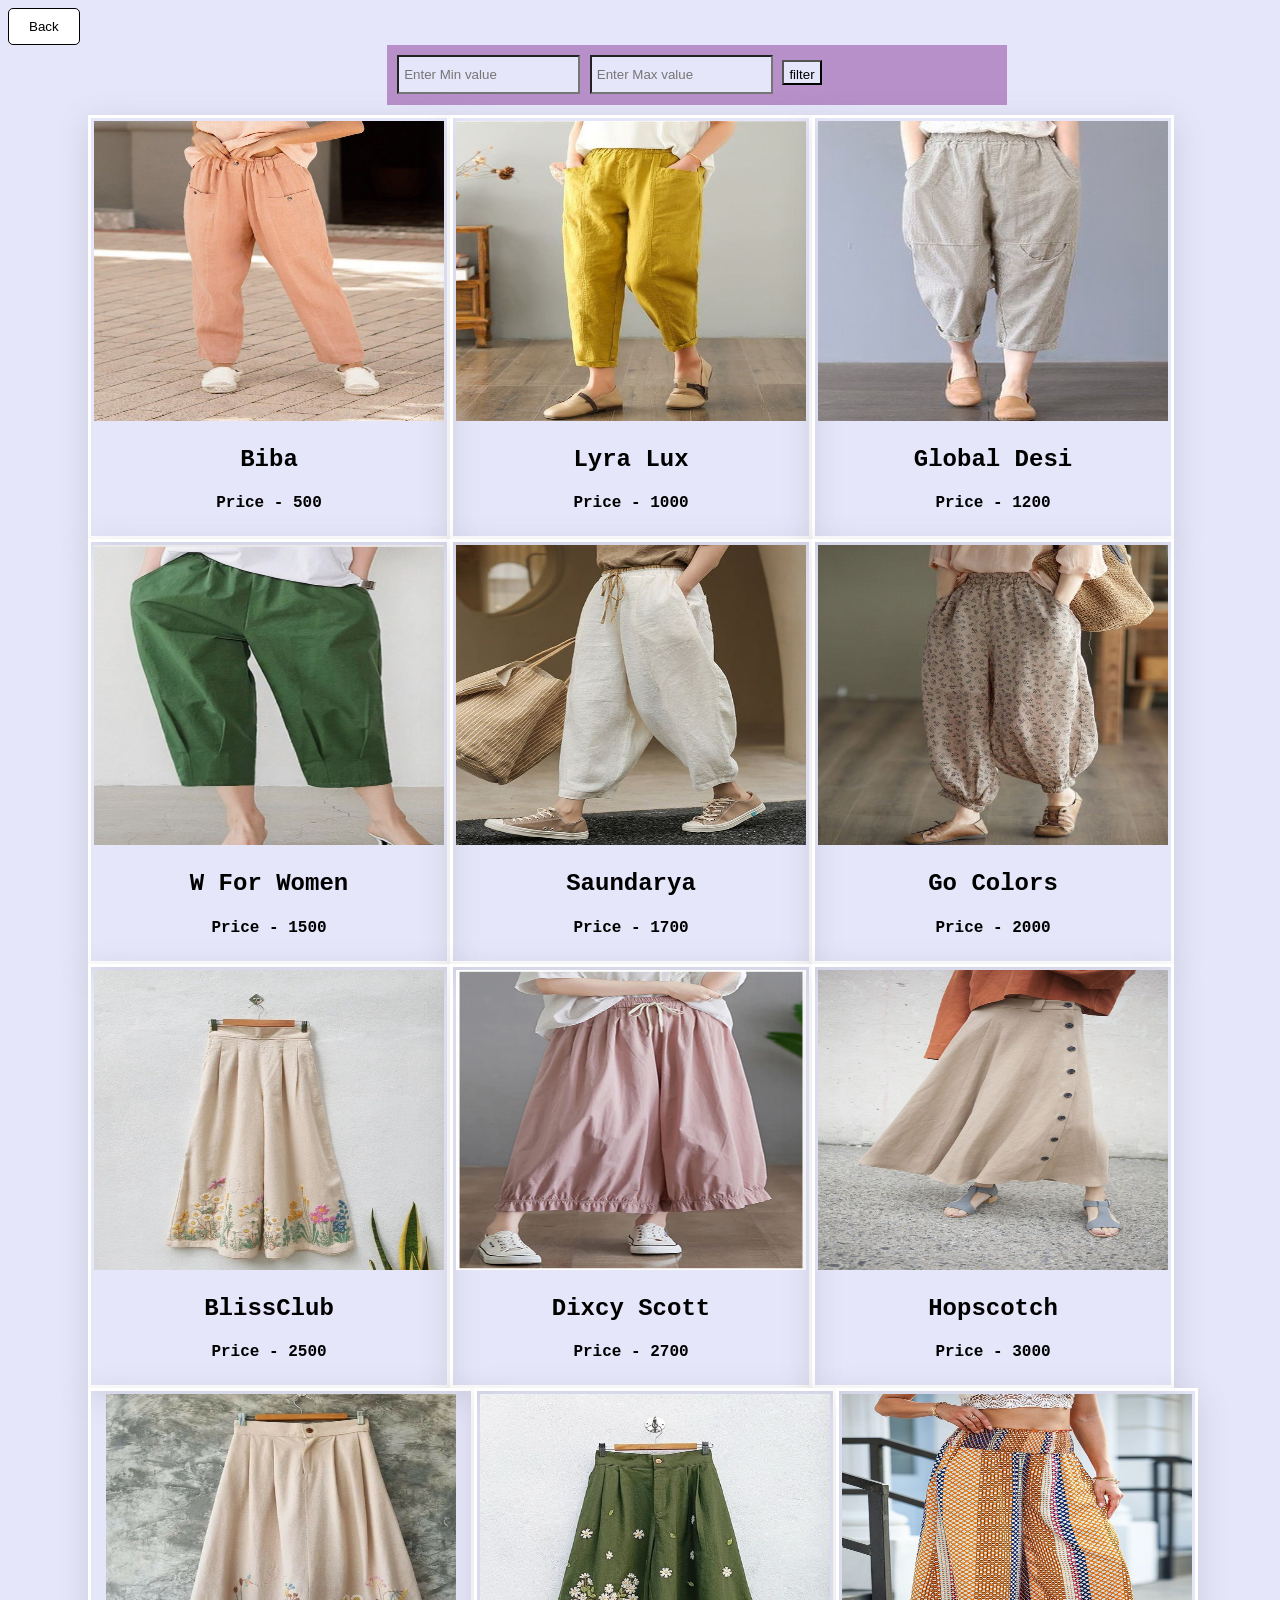
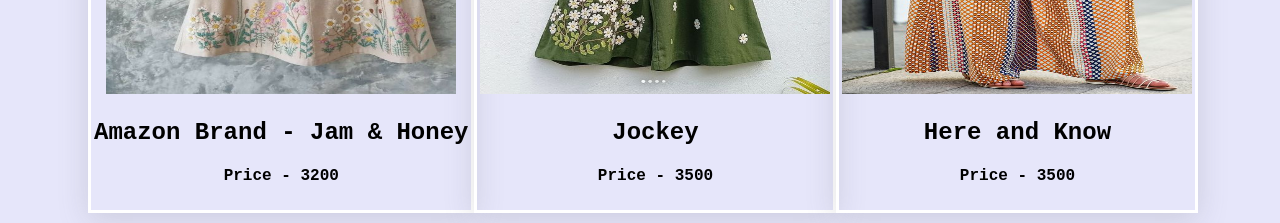
<file: shopping/womensbottom.html>
<!DOCTYPE html>
<html>   
<head>
    <title>Womens Bottom</title> 
    <style>
         body{
            background-color: lavender;
            font-family: 'Courier New', Courier, monospace;
        }
        .main{
            display:flex;
            flex-wrap: wrap;
            text-align: center;
            margin: 10px;
            margin-left: 80px;

        }
        .main div{
            border: 3px solid white;
            padding: 3px;
            box-shadow: rgba(100, 100, 111, 0.2) 0px 7px 29px 0px;
        }
        .main div:hover{
        opacity: 0.5;
      }
      button {
         padding: 10px 20px;
         background-color: #fff;
         border: 1px solid rgb(183, 143, 201);
         border-color: black;
         border-radius: 5px;
    }
      button:hover {
        background-color: rgb(183, 143, 201);
    }
    .sub{
         margin-left: 30%;
         height: 40px;
         background-color:  rgb(183, 143, 201);
         padding: 10px;
         width: 600px;
         
       }
       input{
        height:25px;
        padding: 5px;
        background-color: lavender;
       }
       
    </style>
</head>
<body> 
    <a href="womenswear.html"><button>Back</button></a>

    <div class="sub">
    <form action="">
        <input type="number"placeholder="Enter Min value" id="minVal">
        <input type="number"placeholder="Enter Max value"id="maxVal">
        <input type="button" value="filter" id="myfilter">
      </form>
     </div>
    <div class="main">
        <div>
            <img src="images/image56.jpg "width="350px" height="300px">
             <h2>Biba</h2>
             <h4 class="box" data-value="500">Price - 500</h4>
            </div>     
        <div>
            <img src="images/image57.jpg"width="350px" height="300px">
            <h2>Lyra Lux</h2>
            <h4 class="box" data-value="1000">Price - 1000</h4>     
        </div>
        <div>
            <img src="images/image58.jpg"width="350px" height="300px">
            <h2>Global Desi</h2>
            <h4 class="box" data-value="1200">Price - 1200</h4>     
        </div>
        <div>
            <img src="images/image59.jpg"width="350px" height="300px">
            <h2>W For Women</h2>
            <h4 class="box" data-value="1500">Price - 1500</h4>     
        </div>
        <div>
            <img src="images/image60.jpg"width="350px" height="300px">
            <h2> Saundarya</h2>
             <h4 class="box" data-value="1700">Price - 1700</h4>     
        </div>
        <div>
            <img src="images/image61.jpg"width="350px" height="300px">
             <h2>Go Colors</h2>
             <h4 class="box" data-value="2000">Price - 2000</h4>     
        </div>
        
        <div>
            <img src="images/image62.jpg"width="350px" height="300px">
            <h2>BlissClub</h2>
            <h4 class="box" data-value="2500">Price - 2500</h4>     
        </div>
        <div>
            <img src="images/image63.jpg"width="350px" height="300px">
            <h2>Dixcy Scott<h2>
            <h4 class="box" data-value="2700">Price - 2700</h4>     
        </div>
        <div>
            <img src="images/image64.jpg"width="350px" height="300px">
            <h2>Hopscotch</h2>
            <h4 class="box" data-value="3000">Price - 3000</h4>     
        </div>
        <div>
            <img src="images/image65.jpg"width="350px" height="300px">
             <h2>Amazon Brand - Jam & Honey<h2>
             <h4 class="box" data-value="3200">Price - 3200</h4>     
        </div>
        <div>
            <img src="images/image66.jpg"width="350px" height="300px">
             <h2>Jockey<h2>
             <h4 class="box" data-value="3500">Price - 3500</h4>     
        </div>
        <div>
            <img src="images/image110.jpg"width="350px" height="300px">
             <h2>Here and Know<h2>
             <h4 class="box" data-value="3500">Price - 3500</h4>     
        </div>
       
       

    </div>
    <script>
        const filterButton = document.getElementById('myfilter');
        const box = document.querySelectorAll('.main > div');
        
        filterButton.addEventListener('click', function() {
            const minVal = parseInt(document.getElementById('minVal').value);
            const maxVal = parseInt(document.getElementById('maxVal').value);
            
            box.forEach(function(card) {
                const dataValue = parseInt(card.querySelector('.box').getAttribute('data-value'));
                
                if ((isNaN(minVal) || dataValue >= minVal) && (isNaN(maxVal) || dataValue <= maxVal)) {
                    card.style.display = "block";
                } else {
                    card.style.display = "none";
                }
            });
        });
    </script>
   
</body>
</html>
</file>
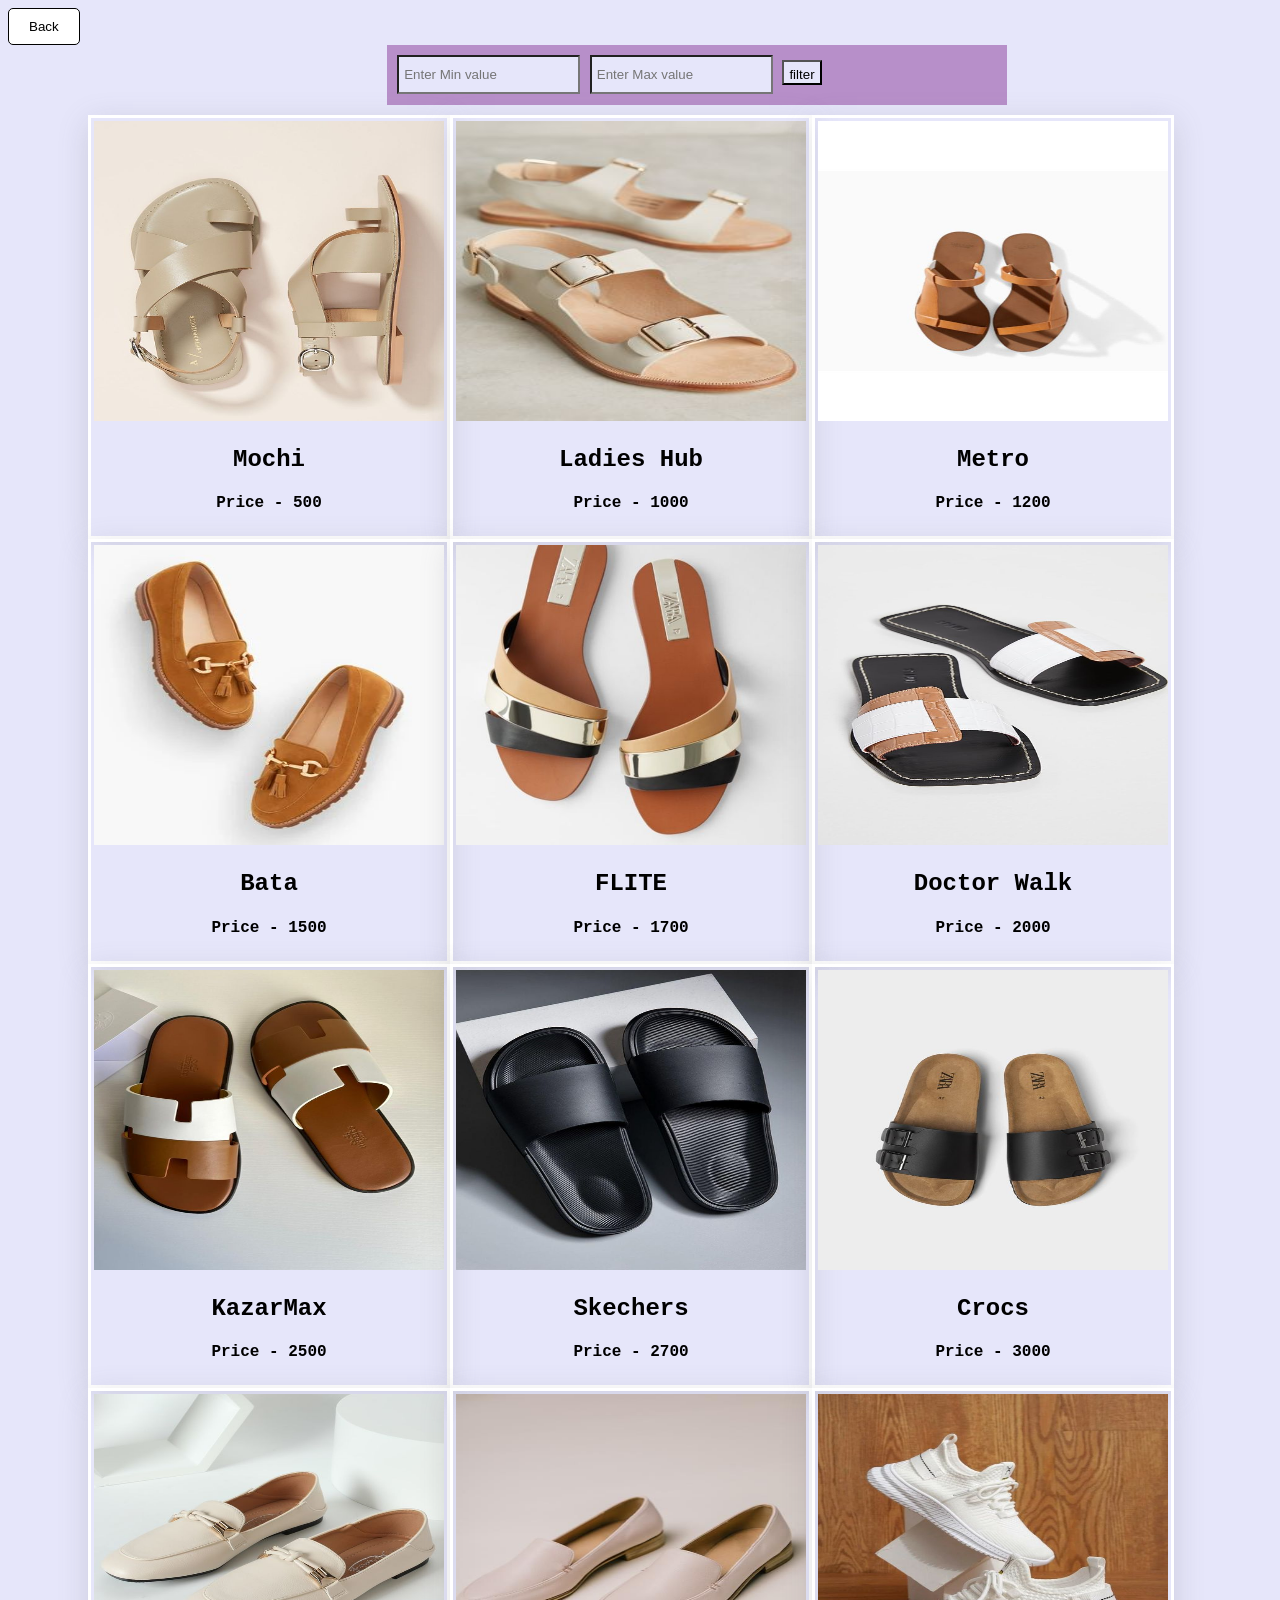
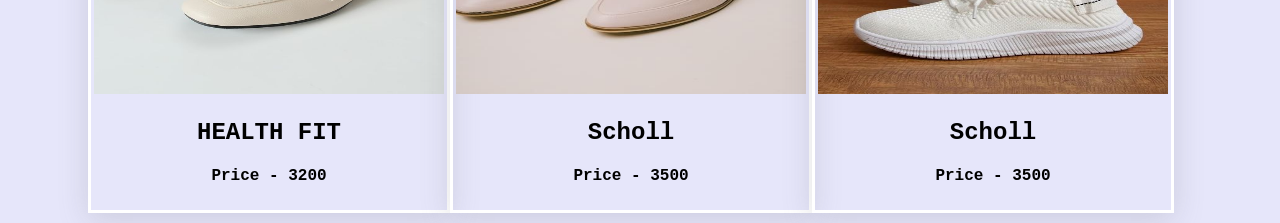
<file: shopping/womensfoot.html>
<!DOCTYPE html>
<html>   
<head>
    <title>Womens Bottom</title> 
    <style>
        body{
            background-color: lavender;
            font-family: 'Courier New', Courier, monospace;
        }
        .main{
            display:flex;
            flex-wrap: wrap;
            text-align: center;
            margin: 10px;
            margin-left: 80px;

        }
        .main div{
            border: 3px solid white;
            padding: 3px;
            box-shadow: rgba(100, 100, 111, 0.2) 0px 7px 29px 0px;
        }
        .main div:hover{
        opacity: 0.5;
      }

       button {
        padding: 10px 20px;
        background-color: #fff;
        border: 1px solid rgb(183, 143, 201);
        border-color: black;
        border-radius: 5px;
    }
      button:hover {
       
        background-color: rgb(183, 143, 201);
    }

    .sub{
         margin-left: 30%;
         height: 40px;
         background-color:  rgb(183, 143, 201);
         padding: 10px;
         width: 600px;
         
       }

       input{
         height:25px;
         padding: 5px;
         background-color: lavender;
       }
     
      
    </style>
</head>
<body> 
    <a href="womenswear.html"><button>Back</button></a>

    <div class="sub">
    <form action="">
        <input type="number"placeholder="Enter Min value" id="minVal">
        <input type="number"placeholder="Enter Max value"id="maxVal">
        <input type="button" value="filter" id="myfilter">
      </form>
    </div>
    <div class="main">
        <div>
            <img src="images/image68.jpg "width="350px" height="300px">
             <h2>Mochi</h2>
             <h4 class="box" data-value="500">Price - 500</h4>
            </div>     
        <div>
            <img src="images/image69.jpg"width="350px" height="300px">
            <h2>Ladies Hub</h2>
            <h4 class="box" data-value="1000">Price - 1000</h4>     
        </div>
        <div>
            <img src="images/image70.jpg"width="350px" height="300px">
            <h2>Metro</h2>
            <h4 class="box" data-value="1200">Price - 1200</h4>     
        </div>
        <div>
            <img src="images/image71.jpg"width="350px" height="300px">
            <h2>Bata<h2>
            <h4 class="box" data-value="1500">Price - 1500</h4>     
        </div>
        <div>
            <img src="images/image72.jpg"width="350px" height="300px">
            <h2> FLITE</h2>
             <h4 class="box" data-value="1700">Price - 1700</h4>     
        </div>
        <div>
            <img src="images/image73.jpg"width="350px" height="300px">
             <h2>Doctor Walk</h2>
             <h4 class="box" data-value="2000">Price - 2000</h4>     
        </div>
        
        <div>
            <img src="images/image74.jpg"width="350px" height="300px">
            <h2>KazarMax</h2>
            <h4 class="box" data-value="2500">Price - 2500</h4>     
        </div>
        <div>
            <img src="images/image75.jpg"width="350px" height="300px">
            <h2>Skechers<h2>
            <h4 class="box" data-value="2700">Price - 2700</h4>     
        </div>
        <div>
            <img src="images/image76.jpg"width="350px" height="300px">
            <h2>Crocs</h2>
            <h4 class="box" data-value="3000">Price - 3000</h4>     
        </div>
        <div>
            <img src="images/image77.jpg"width="350px" height="300px">
             <h2>HEALTH FIT<h2>
             <h4 class="box" data-value="3200">Price - 3200</h4>     
        </div>
        <div>
            <img src="images/image78.jpg"width="350px" height="300px">
             <h2>Scholl<h2>
             <h4 class="box" data-value="3500">Price - 3500</h4>     
        </div>
        <div>
            <img src="images/image111.jpg"width="350px" height="300px">
             <h2>Scholl<h2>
             <h4 class="box" data-value="3500">Price - 3500</h4>     
        </div>
       

    </div>
    <script>
        const filterButton = document.getElementById('myfilter');
        const box = document.querySelectorAll('.main > div');
        
        filterButton.addEventListener('click', function() {
            const minVal = parseInt(document.getElementById('minVal').value);
            const maxVal = parseInt(document.getElementById('maxVal').value);
            
            box.forEach(function(card) {
                const dataValue = parseInt(card.querySelector('.box').getAttribute('data-value'));
                
                if ((isNaN(minVal) || dataValue >= minVal) && (isNaN(maxVal) || dataValue <= maxVal)) {
                    card.style.display = "block";
                } else {
                    card.style.display = "none";
                }
            });
        });
    </script>
   
</body>
</html>
</file>
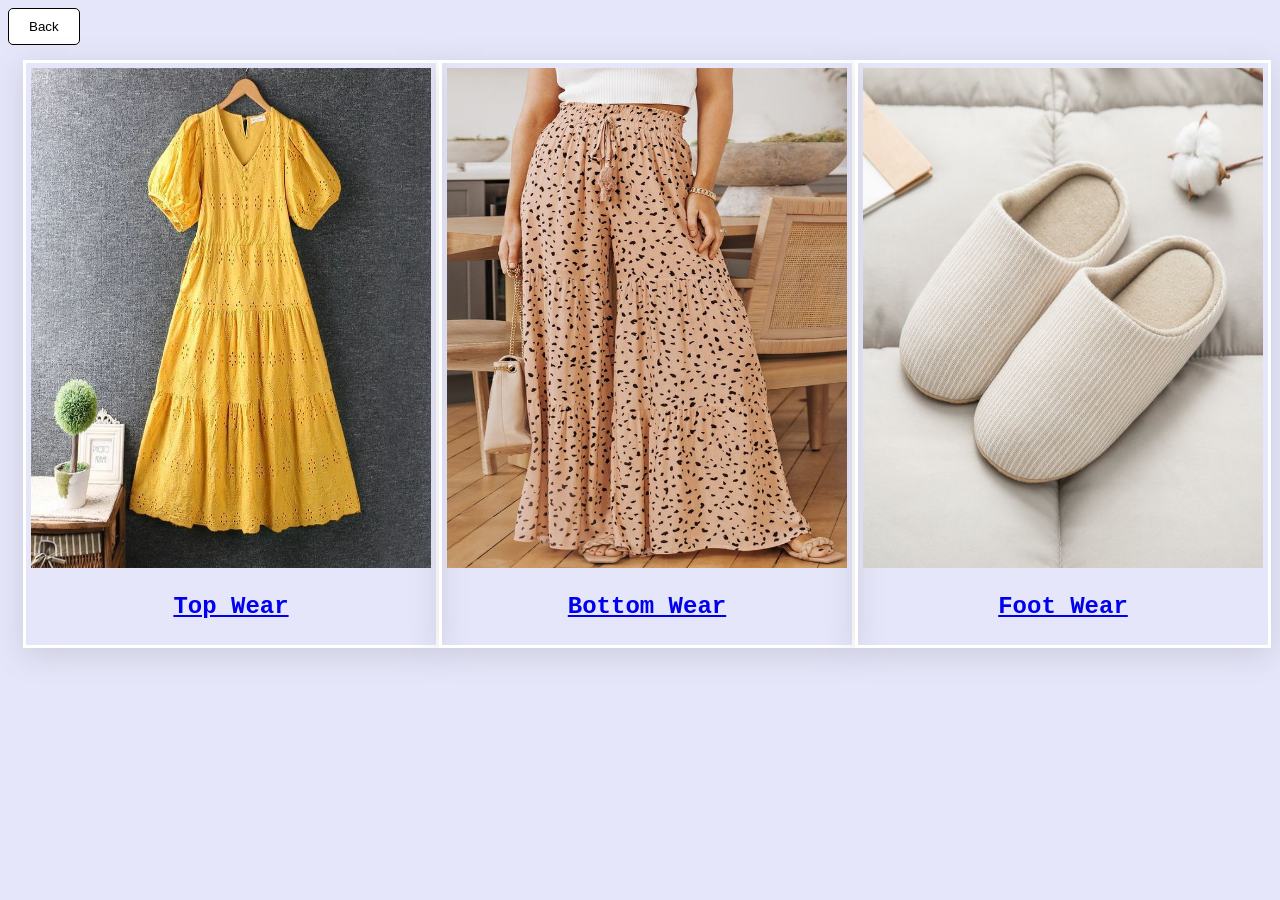
<file: shopping/womenswear.html>
<!DOCTYPE html>
<html>   
<head>
    <title>Womens Wear</title> 
    <style>
        body{
            background: lavender;
            font-family: 'Courier New', Courier, monospace;
        }
     
       .main{
        display: flex;
        padding: 5px;
        margin: 5px;
        text-align: center;
        padding: 10px; 
      
       }
       .main div{
        border: 3px solid white;
        box-shadow: rgba(100, 100, 111, 0.2) 0px 7px 29px 0px;
        padding: 5px;
        
       }
    
      .main div:hover{
        opacity: 0.5;
      }
      button {
        padding: 10px 20px;
        background-color: #fff;
        border: 1px solid rgb(183, 143, 201);
        border-color: black;
        border-radius: 5px;
    }
    button:hover {
        background-color: rgb(183, 143, 201);
    }
   
      
    </style>  
</head>
<body> 

    <a href="dashboard.html"><button>Back</button></a>
    
    <div class ="container">
        <div class="row main" >
            <div class="col-sm-4 "  >
                <img src="images/image102.jpg" height="500px" width="400px">
                <a href="womentop.html"><h2><b>Top Wear</b></h2></a>
            </div>
            <div class="col-sm-4  " >
                <img src="images/image103.jpg"  height="500px" width="400px">
                <a href="womensbottom.html"><h2><b>Bottom Wear</b></h2></a>
            </div>
            <div class="col-sm-4 " >
                <img src="images/image104.jpg"  height="500px" width="400px">
                <a href="womensfoot.html"><h2><b>Foot Wear</b></h2></a>
            </div>

        </div>

    </div>
</body>
</html>
</file>
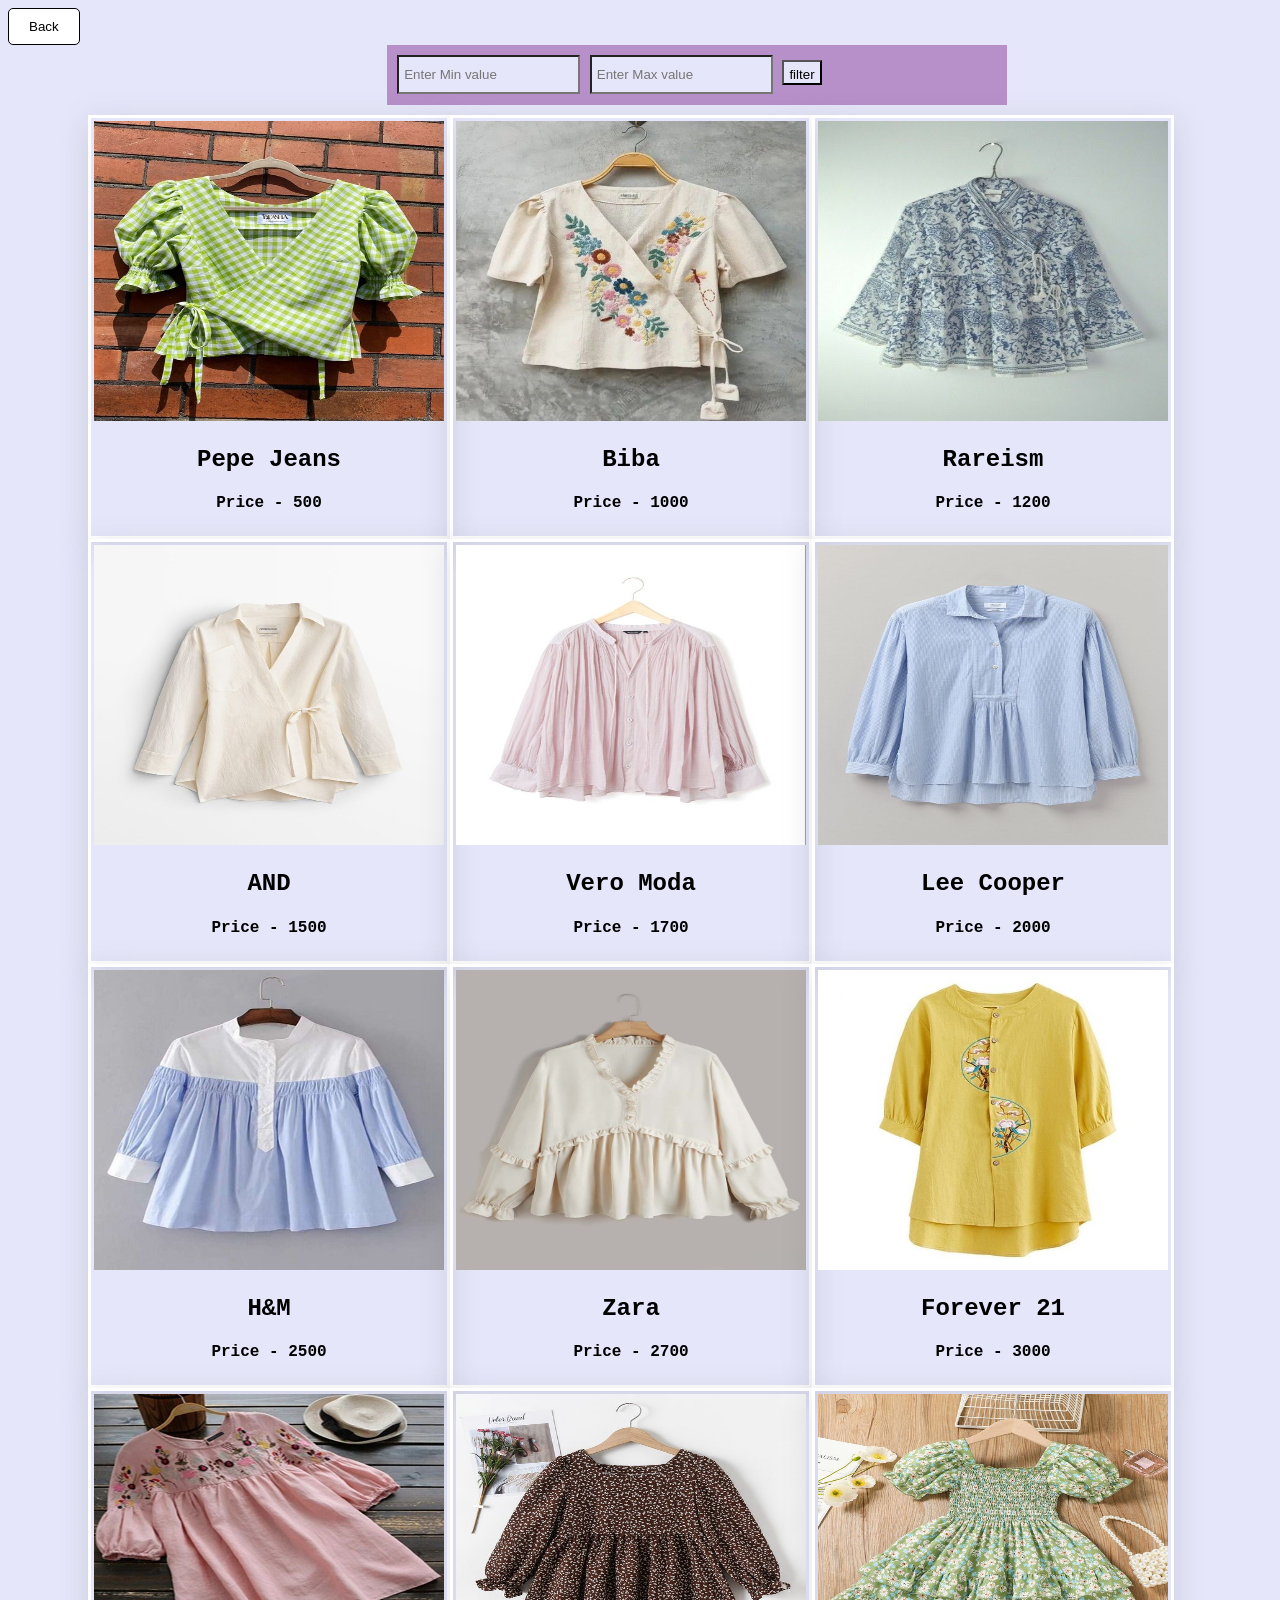
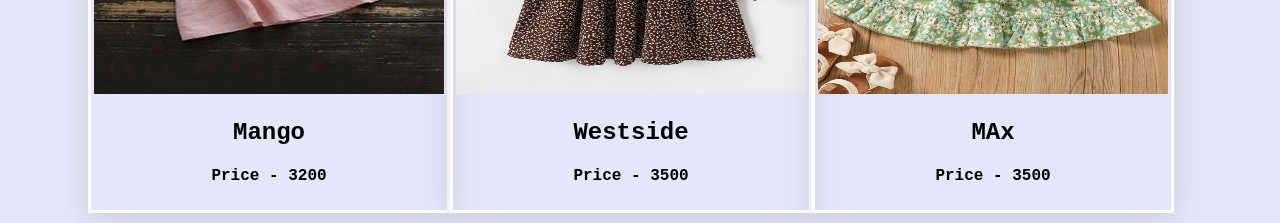
<file: shopping/womentop.html>
<!DOCTYPE html>
<html>   
<head>
    <title>Womens Top</title> 
    <style>
         body{
            background-color: lavender;
            font-family: 'Courier New', Courier, monospace;
        }
        .main{
            display:flex;
            flex-wrap: wrap;
            text-align: center;
            margin: 10px;
            margin-left: 80px;

        }
        .main div{
            border: 3px solid white;
            padding: 3px;
            box-shadow: rgba(100, 100, 111, 0.2) 0px 7px 29px 0px;
        }
        .main div:hover{
        opacity: 0.5;
      }
      button {
        padding: 10px 20px;
        background-color: #fff;
        border: 1px solid rgb(183, 143, 201);
        border-color: black;
        border-radius: 5px;
    }
    button:hover {
        background-color: rgb(183, 143, 201);
    }
      
    .sub{
         margin-left: 30%;
         height: 40px;
         background-color:  rgb(183, 143, 201);
         padding: 10px;
         width: 600px;
         
       }
       input{
        height:25px;
        padding: 5px;
        background-color: lavender;
       }
     
      
    </style>
</head>
<body>
    
    <a href="womenswear.html"><button>Back</button></a>

    <div class="sub">
      <form action="">
        <input type="number"placeholder="Enter Min value" id="minVal">
        <input type="number"placeholder="Enter Max value"id="maxVal">
        <input type="button" value="filter" id="myfilter">
       </form>
    </div>
    <div class="main">
        <div>
            <img src="images/image45.jpg "width="350px" height="300px">
             <h2>Pepe Jeans</h2>
             <h4 class="box" data-value="500">Price - 500</h4>
            </div>     
        <div>
            <img src="images/image46.jpg"width="350px" height="300px">
            <h2>Biba</h2>
            <h4 class="box" data-value="1000">Price - 1000</h4>     
        </div>
        <div>
            <img src="images/image47.jpg"width="350px" height="300px">
            <h2>Rareism</h2>
            <h4 class="box" data-value="1200">Price - 1200</h4>     
        </div>
        <div>
            <img src="images/image48.jpg"width="350px" height="300px">
            <h2>AND</h2>
            <h4 class="box" data-value="1500">Price - 1500</h4>     
        </div>
        <div>
            <img src="images/image49.jpg"width="350px" height="300px">
            <h2> Vero Moda</h2>
             <h4 class="box" data-value="1700">Price - 1700</h4>     
        </div>
        <div>
            <img src="images/image50.jpg"width="350px" height="300px">
             <h2>Lee Cooper</h2>
             <h4 class="box" data-value="2000">Price - 2000</h4>     
        </div>
        
        <div>
            <img src="images/image51.jpg"width="350px" height="300px">
            <h2>H&M</h2>
            <h4 class="box" data-value="2500">Price - 2500</h4>     
        </div>
        <div>
            <img src="images/image52.jpg"width="350px" height="300px">
            <h2>Zara<h2>
            <h4 class="box" data-value="2700">Price - 2700</h4>     
        </div>
        <div>
            <img src="images/image53.jpg"width="350px" height="300px">
            <h2>Forever 21</h2>
            <h4 class="box" data-value="3000">Price - 3000</h4>     
        </div>
        <div>
            <img src="images/image54.jpg"width="350px" height="300px">
             <h2>Mango<h2>
             <h4 class="box" data-value="3200">Price - 3200</h4>     
        </div>
        <div>
            <img src="images/image55.jpg"width="350px" height="300px">
             <h2>Westside<h2>
             <h4 class="box" data-value="3500">Price - 3500</h4>     
        </div>
        <div>
            <img src="images/image109.jpg"width="350px" height="300px">
             <h2>MAx<h2>
             <h4 class="box" data-value="3500">Price - 3500</h4>     
        </div>
       

    </div>
    <script>
        const filterButton = document.getElementById('myfilter');
        const box = document.querySelectorAll('.main > div');
        
        filterButton.addEventListener('click', function() {
            const minVal = parseInt(document.getElementById('minVal').value);
            const maxVal = parseInt(document.getElementById('maxVal').value);
            
            box.forEach(function(card) {
                const dataValue = parseInt(card.querySelector('.box').getAttribute('data-value'));
                
                if ((isNaN(minVal) || dataValue >= minVal) && (isNaN(maxVal) || dataValue <= maxVal)) {
                    card.style.display = "block";
                } else {
                    card.style.display = "none";
                }
            });
        });
    </script>
   
</body>
</html>
</file>
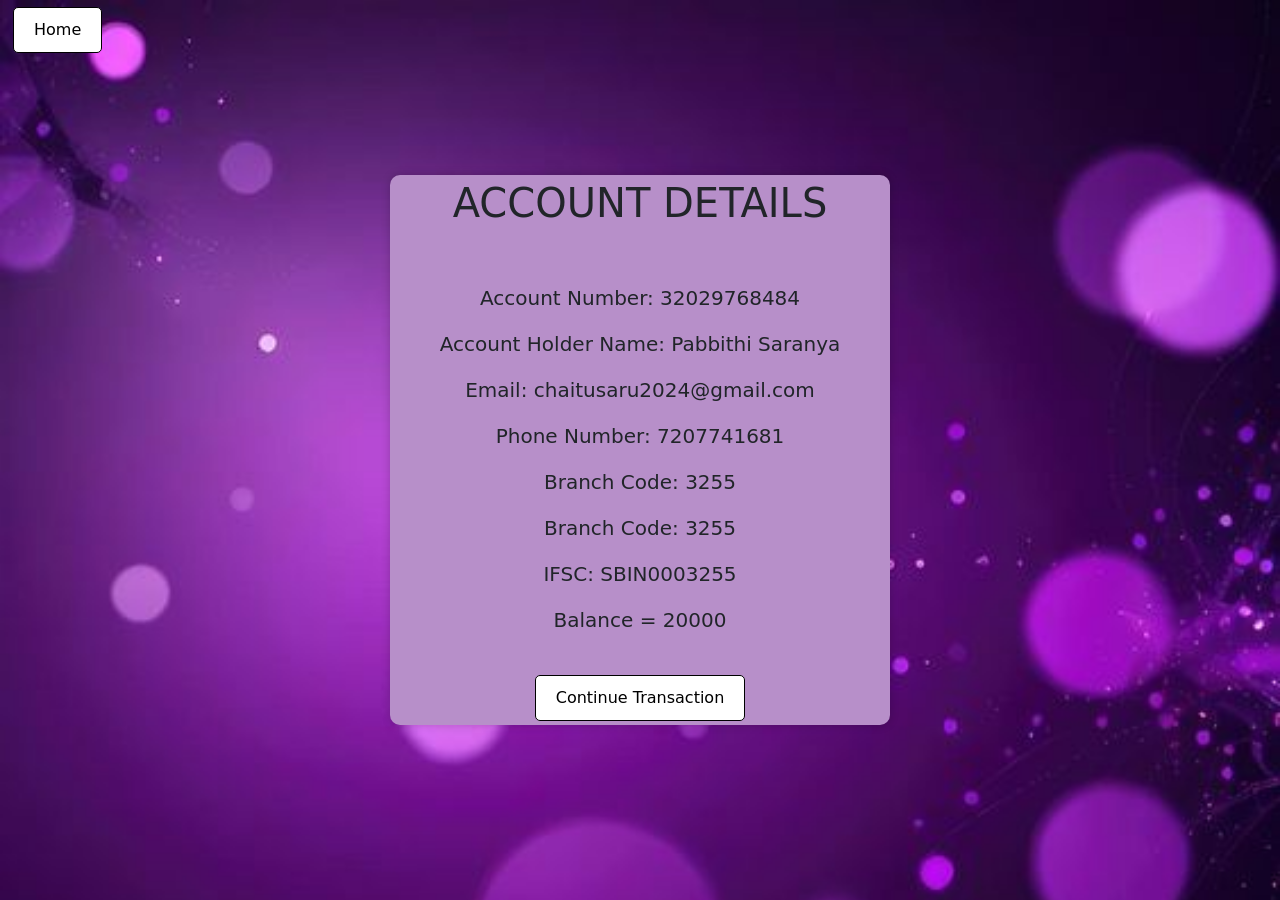
<file: Transaction/accountpage.html>
<!DOCTYPE html>
<html>   
<head>
    <link href="https://cdn.jsdelivr.net/npm/bootstrap@5.3.3/dist/css/bootstrap.min.css" rel="stylesheet" integrity="sha384-QWTKZyjpPEjISv5WaRU9OFeRpok6YctnYmDr5pNlyT2bRjXh0JMhjY6hW+ALEwIH" crossorigin="anonymous">
    <title>Document</title>   
</head>
<style>
       body {
        display: flex;
        background:url("image2.jpg") no-repeat;
        background-size: cover;
        justify-content: center;
        align-items: center;
        height: 100vh;
        margin: 0;
        }
    .test{
        background-color:rgb(183, 143, 201);
        text-align: center;
        align-items: center;
        border-radius: 10px;
        height:550px;
        width: 500px;
        flex-direction: column;
        display: flex;
        justify-content: center;
        margin: 100px;
        box-shadow: 0 0 10px rgba(0, 0, 0, .2);
    }
    button {
        padding: 10px 20px;
        background-color: #fff;
        border: 1px solid rgb(183, 143, 201);
        border-radius: 5px;
        border-color: black;
    }
    button:hover {
        background-color: rgb(183, 143, 201);
    }
    .btn{
        position: fixed;
        top: 0;
        left: 0;
    }
    .main{
        position: fixed;
        top: 0;
        text-align: center;
        width: 800px;
    }
    .test p{
        font-size: 20px;
    }


      
</style>
<body>
    <div class="btn">
        <a href="dashboard.html"><button>Home</button></a>
    </div>
    <div class="main container" id="account" style="display:none">
        <div class="alert mt-3" style="background-color:rgb(183, 143, 201)">
            
            <button onclick="dok()">Debit</button>
            
            <div class="main container" id="debit" style="display:none">
                <div class="alert mt-3" style="background-color: rgb(183, 143, 201)">
                    <input type="number" placeholder="Enter Your Pin" id="dpin">
                    <button onclick="okdebit()">OK</button>
                </div>
            </div>

            <button onclick="cok()">Credit</button>
            <div class="main container" id="credit" style="display:none">
                <div class="alert mt-3" style="background-color: rgb(183, 143, 201)">
                    <input type="number" placeholder="Enter Your Pin" id="cpin">
                    <button onclick="okcredit()">OK</button>
                </div>
            </div>
        </div>
    </div>

          <div class="test">
            <h1>ACCOUNT DETAILS</h1><br><br>
            <p>Account Number: 32029768484</p>
            <p>Account Holder Name: Pabbithi Saranya</p>
            <p>Email: chaitusaru2024@gmail.com</p>
            <p>Phone Number: 7207741681</p>
            <p>Branch Code: 3255</p>
             <p>Branch Code: 3255</p>
            <p>IFSC: SBIN0003255</p>
            <p>Balance = 20000</p><br>
            <button onclick="result()">Continue Transaction</button>
          </div>

        <script>
        
        function result(){
            document.getElementById("account").style.display="block";
        }
        
        function dok(){
            document.getElementById("debit").style.display="block";
        }
        
        function cok(){
            document.getElementById("credit").style.display="block";
        }
        
        function okdebit(){
        let pin=document.getElementById('dpin').value;
        if (pin==4522){
            alert('Correct Pin');
            location.href="debitpage.html";
        }
        else{
            alert('Invalid Pin');
        }
        }

        function okcredit(){
        let pin=document.getElementById('cpin').value;
        if (pin==4522){
            alert('Correct Pin');
            location.href="creditpage.html";
        }
        else{
            alert('Invalid Pin');
        }
        }
</script>
</body>
</html>
</file>
